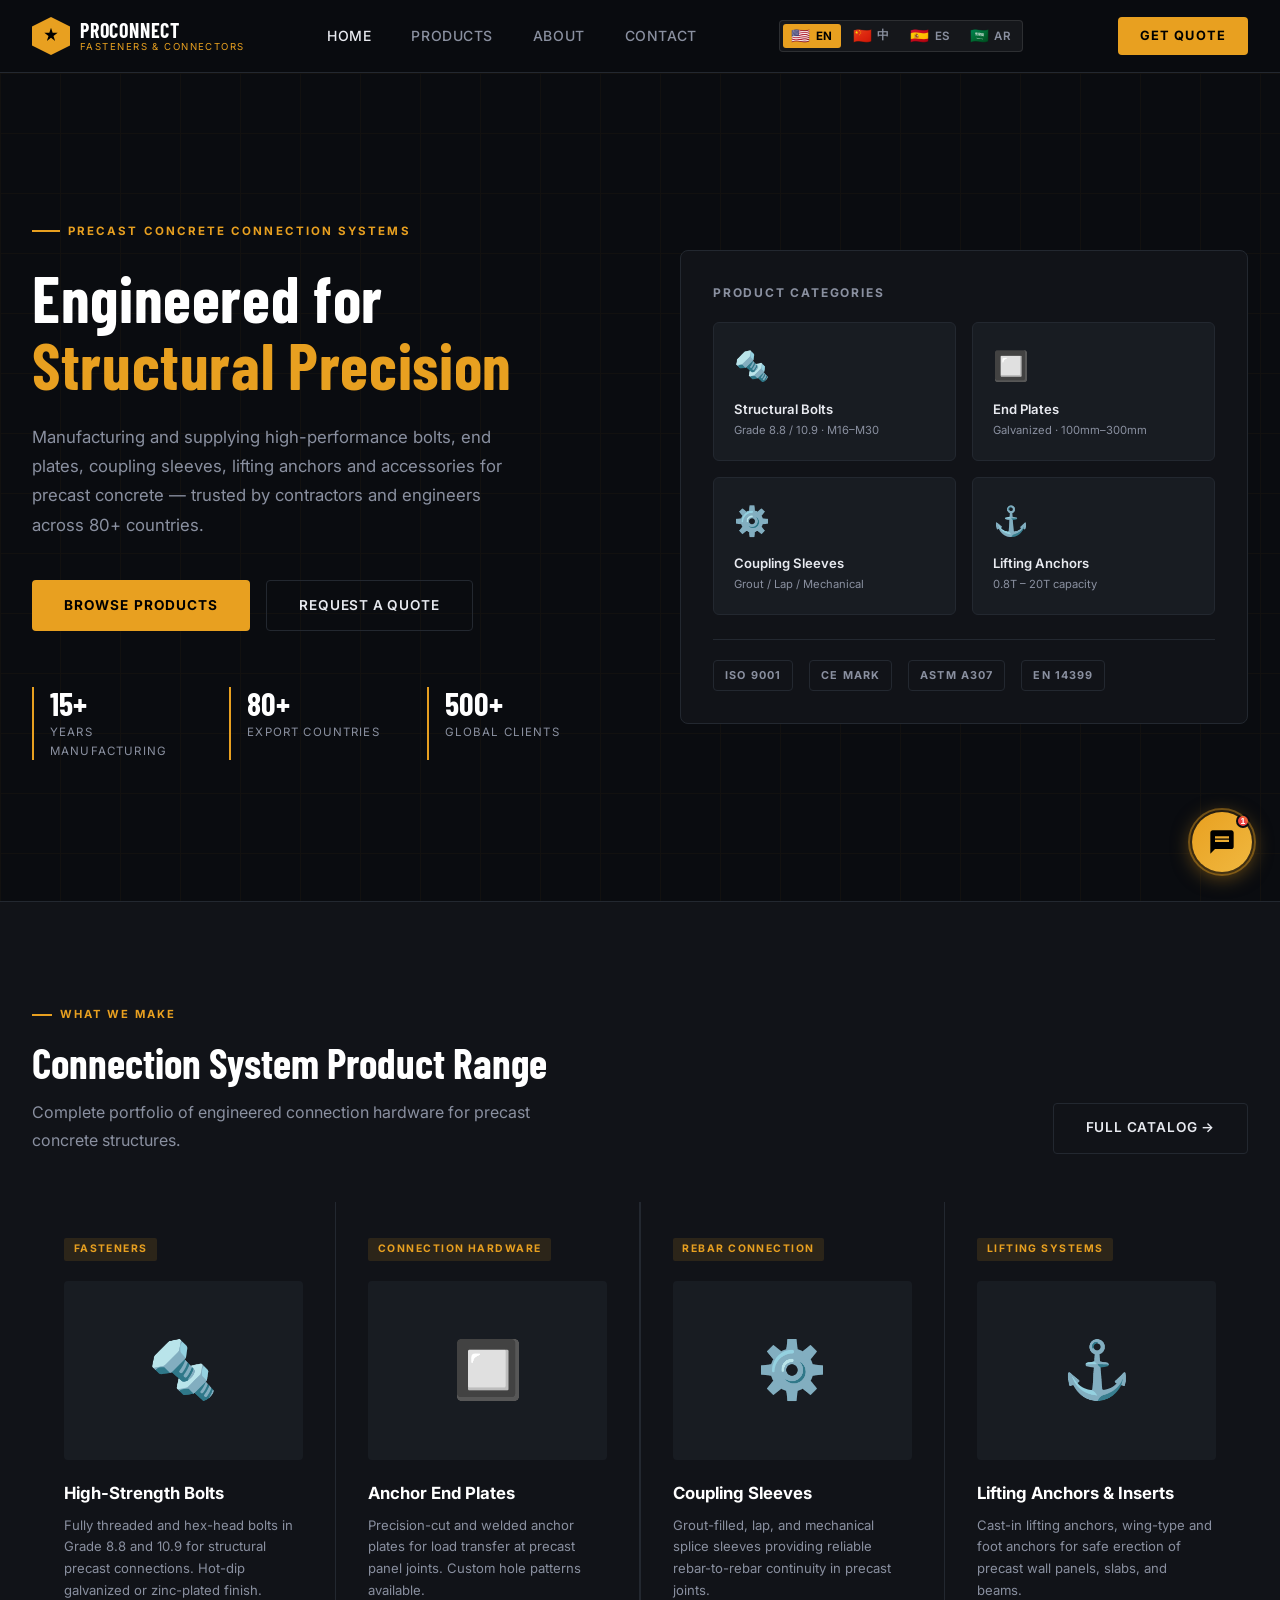
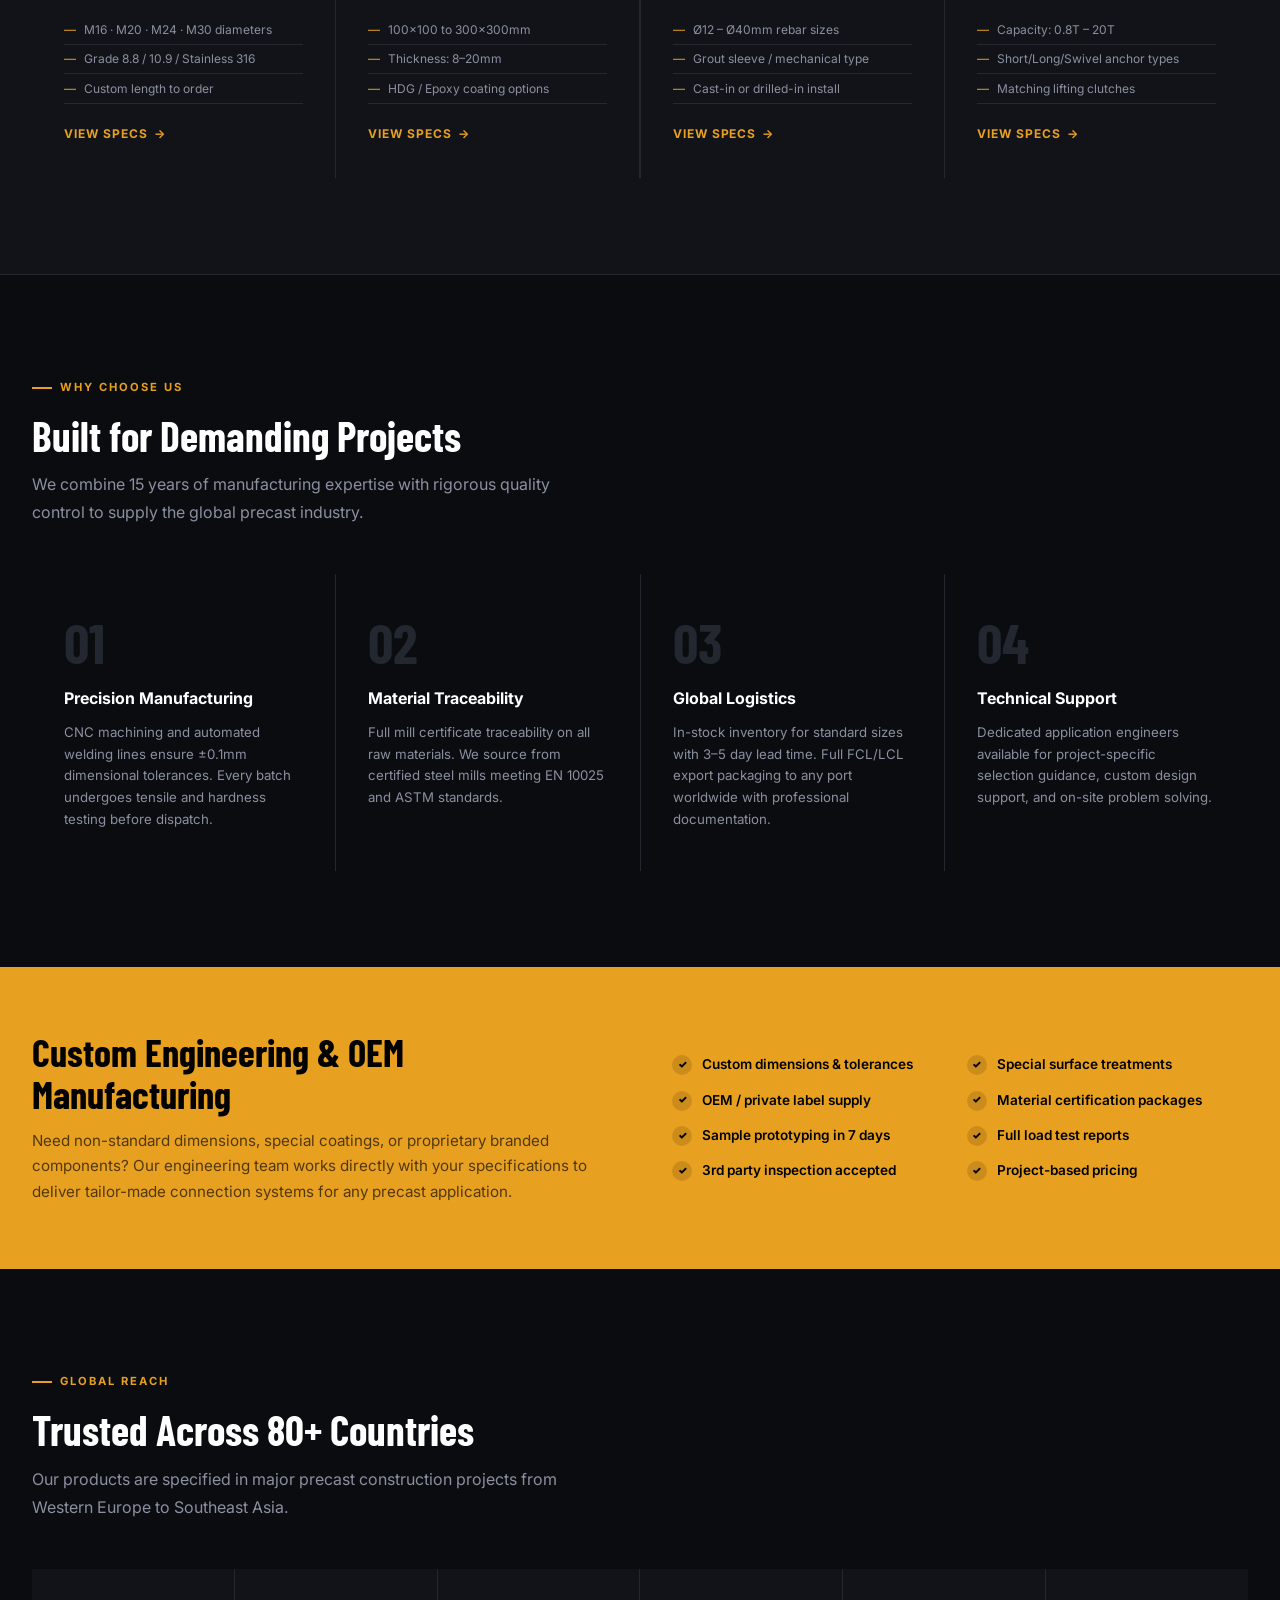
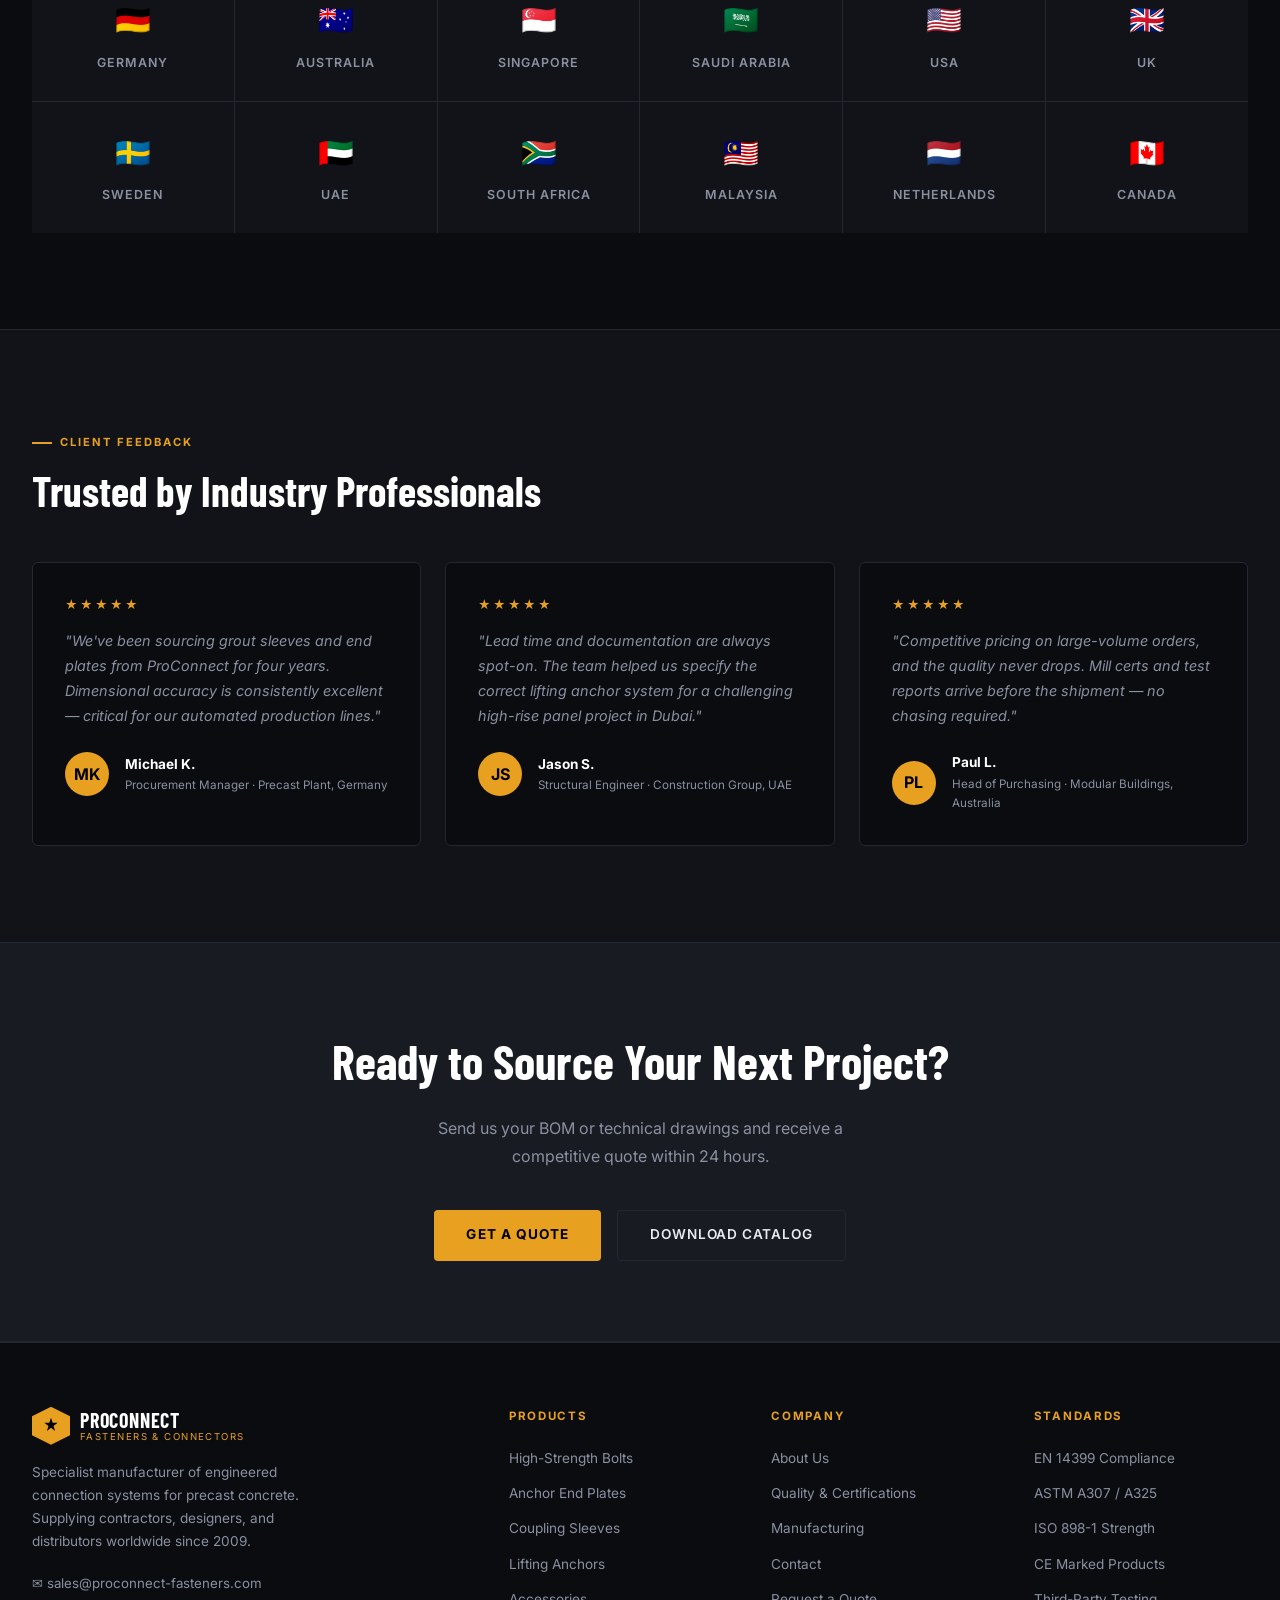
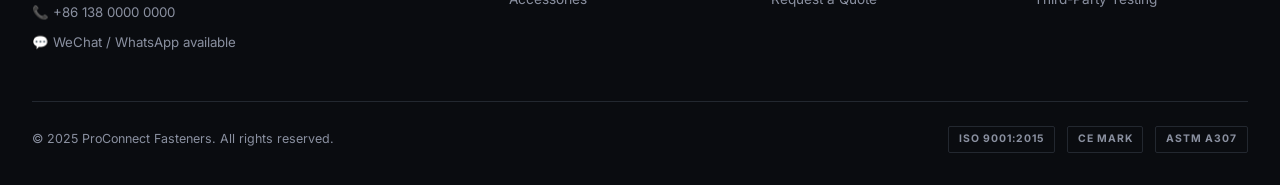
<file: index.html>
<!DOCTYPE html>
<html lang="en">
<head>
  <meta charset="UTF-8" />
  <meta name="viewport" content="width=device-width, initial-scale=1.0" />
  <title>ProConnect Fasteners | Precast Concrete Connection Systems</title>
  <meta name="description" content="Specialist manufacturer of high-performance connection systems for precast concrete — bolts, end plates, sleeves, lifting anchors and accessories. Global B2B supply." />
  <link rel="preconnect" href="https://fonts.googleapis.com" />
  <link rel="preconnect" href="https://fonts.gstatic.com" crossorigin />
  <link href="https://fonts.googleapis.com/css2?family=Inter:wght@300;400;500;600;700;800&family=Barlow+Condensed:wght@600;700&display=swap" rel="stylesheet" />
  <link rel="stylesheet" href="components.css" />
  <style>
    *, *::before, *::after { box-sizing: border-box; margin: 0; padding: 0; }

    :root {
      --clr-bg: #0a0c10;
      --clr-surface: #111318;
      --clr-surface2: #181c22;
      --clr-border: #232830;
      --clr-accent: #e8a020;
      --clr-accent2: #f0b840;
      --clr-text: #e8eaf0;
      --clr-muted: #8a90a0;
      --clr-white: #ffffff;
      --font-body: 'Inter', sans-serif;
      --font-heading: 'Barlow Condensed', sans-serif;
      --max-w: 1280px;
      --radius: 4px;
    }

    html { scroll-behavior: smooth; }
    body { background: var(--clr-bg); color: var(--clr-text); font-family: var(--font-body); line-height: 1.6; }

    /* ─── NAV ──────────────────────────────── */
    .nav {
      position: sticky; top: 0; z-index: 100;
      background: rgba(10,12,16,0.92);
      backdrop-filter: blur(16px);
      border-bottom: 1px solid var(--clr-border);
    }
    .nav-inner {
      max-width: var(--max-w); margin: 0 auto;
      padding: 0 2rem;
      height: 72px;
      display: flex; align-items: center; justify-content: space-between;
    }
    .logo { display: flex; align-items: center; gap: 10px; text-decoration: none; }
    .logo-mark {
      width: 38px; height: 38px; background: var(--clr-accent);
      display: flex; align-items: center; justify-content: center;
      clip-path: polygon(50% 0%, 100% 25%, 100% 75%, 50% 100%, 0% 75%, 0% 25%);
    }
    .logo-mark svg { width: 20px; height: 20px; fill: #000; }
    .logo-text { display: flex; flex-direction: column; line-height: 1; }
    .logo-name { font-family: var(--font-heading); font-size: 1.25rem; font-weight: 700; color: var(--clr-white); letter-spacing: 0.04em; }
    .logo-sub { font-size: 0.6rem; color: var(--clr-accent); letter-spacing: 0.15em; text-transform: uppercase; margin-top: 2px; }
    .nav-links { display: flex; align-items: center; gap: 2.5rem; }
    .nav-links a { color: var(--clr-muted); text-decoration: none; font-size: 0.875rem; font-weight: 500; letter-spacing: 0.04em; text-transform: uppercase; transition: color .2s; }
    .nav-links a:hover, .nav-links a.active { color: var(--clr-text); }
    .nav-cta {
      background: var(--clr-accent); color: #000;
      padding: 0.55rem 1.4rem; font-size: 0.8rem; font-weight: 700;
      letter-spacing: 0.08em; text-transform: uppercase; text-decoration: none;
      border-radius: var(--radius); transition: background .2s;
    }
    .nav-cta:hover { background: var(--clr-accent2); }
    .nav-hamburger { display: none; flex-direction: column; gap: 5px; cursor: pointer; padding: 4px; }
    .nav-hamburger span { display: block; width: 24px; height: 2px; background: var(--clr-text); border-radius: 2px; }

    /* ─── HERO ─────────────────────────────── */
    .hero {
      position: relative; overflow: hidden;
      min-height: 92vh; display: flex; align-items: center;
    }
    .hero-bg-img {
      position: absolute; inset: 0;
      background:
        linear-gradient(to right, rgba(10,12,16,0.97) 40%, rgba(10,12,16,0.5) 100%),
        url('https://images.unsplash.com/photo-1504307651254-35680f356dfd?w=1600&q=80') center/cover no-repeat;
    }
    .hero-grid-overlay {
      position: absolute; inset: 0; opacity: 0.035;
      background-image: linear-gradient(var(--clr-accent) 1px, transparent 1px),
                        linear-gradient(90deg, var(--clr-accent) 1px, transparent 1px);
      background-size: 60px 60px;
    }
    .hero-inner {
      position: relative; z-index: 2;
      max-width: var(--max-w); margin: 0 auto; padding: 5rem 2rem;
      display: grid; grid-template-columns: 1fr 1fr; gap: 5rem; align-items: center;
    }
    .hero-eyebrow {
      display: inline-flex; align-items: center; gap: 8px;
      font-size: 0.72rem; font-weight: 700; letter-spacing: 0.18em; text-transform: uppercase;
      color: var(--clr-accent); margin-bottom: 1.5rem;
    }
    .hero-eyebrow::before { content:''; display:block; width:28px; height:2px; background:var(--clr-accent); }
    .hero h1 {
      font-family: var(--font-heading); font-size: clamp(2.8rem, 5vw, 4.2rem);
      font-weight: 700; line-height: 1.05; letter-spacing: 0.01em;
      color: var(--clr-white); margin-bottom: 1.5rem;
    }
    .hero h1 em { font-style: normal; color: var(--clr-accent); }
    .hero-desc { font-size: 1.05rem; color: var(--clr-muted); max-width: 480px; margin-bottom: 2.5rem; line-height: 1.75; }
    .hero-actions { display: flex; gap: 1rem; flex-wrap: wrap; }
    .btn-primary {
      background: var(--clr-accent); color: #000;
      padding: 0.85rem 2rem; font-size: 0.85rem; font-weight: 700;
      letter-spacing: 0.08em; text-transform: uppercase; text-decoration: none;
      border-radius: var(--radius); transition: background .2s, transform .15s;
      display: inline-flex; align-items: center; gap: 8px;
    }
    .btn-primary:hover { background: var(--clr-accent2); transform: translateY(-1px); }
    .btn-ghost {
      border: 1px solid var(--clr-border); color: var(--clr-text);
      padding: 0.85rem 2rem; font-size: 0.85rem; font-weight: 600;
      letter-spacing: 0.06em; text-transform: uppercase; text-decoration: none;
      border-radius: var(--radius); transition: border-color .2s, color .2s;
      display: inline-flex; align-items: center; gap: 8px;
    }
    .btn-ghost:hover { border-color: var(--clr-accent); color: var(--clr-accent); }
    .hero-stats { display: grid; grid-template-columns: repeat(3,1fr); gap: 1.5rem; margin-top: 3.5rem; }
    .hero-stat { border-left: 2px solid var(--clr-accent); padding-left: 1rem; }
    .hero-stat-num { font-family: var(--font-heading); font-size: 2rem; font-weight: 700; color: var(--clr-white); line-height: 1; }
    .hero-stat-label { font-size: 0.72rem; color: var(--clr-muted); text-transform: uppercase; letter-spacing: 0.1em; margin-top: 4px; }

    /* hero right panel */
    .hero-panel {
      background: var(--clr-surface);
      border: 1px solid var(--clr-border);
      border-radius: 8px; padding: 2rem;
    }
    .hero-panel-title { font-size: 0.75rem; font-weight: 700; letter-spacing: 0.15em; text-transform: uppercase; color: var(--clr-muted); margin-bottom: 1.25rem; }
    .product-thumb-grid { display: grid; grid-template-columns: 1fr 1fr; gap: 1rem; }
    .product-thumb {
      background: var(--clr-surface2); border: 1px solid var(--clr-border);
      border-radius: 6px; padding: 1.25rem; cursor: pointer; text-decoration: none;
      transition: border-color .2s, background .2s;
    }
    .product-thumb:hover { border-color: var(--clr-accent); background: rgba(232,160,32,0.04); }
    .product-thumb-icon { font-size: 1.8rem; margin-bottom: 0.6rem; display: block; }
    .product-thumb-name { font-size: 0.82rem; font-weight: 600; color: var(--clr-text); }
    .product-thumb-spec { font-size: 0.7rem; color: var(--clr-muted); margin-top: 2px; }
    .certifications {
      display: flex; gap: 1rem; margin-top: 1.5rem; padding-top: 1.25rem;
      border-top: 1px solid var(--clr-border); flex-wrap: wrap;
    }
    .cert-badge {
      border: 1px solid var(--clr-border); border-radius: var(--radius);
      padding: 0.35rem 0.7rem; font-size: 0.68rem; font-weight: 700;
      letter-spacing: 0.1em; color: var(--clr-muted); text-transform: uppercase;
    }

    /* ─── SECTION WRAPPER ─────────────────── */
    .section { padding: 6rem 2rem; }
    .section-inner { max-width: var(--max-w); margin: 0 auto; }
    .section-label {
      display: inline-flex; align-items: center; gap: 8px;
      font-size: 0.7rem; font-weight: 700; letter-spacing: 0.18em; text-transform: uppercase;
      color: var(--clr-accent); margin-bottom: 1rem;
    }
    .section-label::before { content:''; display:block; width:20px; height:2px; background:var(--clr-accent); }
    .section-title { font-family: var(--font-heading); font-size: clamp(1.8rem, 3.5vw, 2.6rem); font-weight: 700; color: var(--clr-white); line-height: 1.1; }
    .section-sub { font-size: 1rem; color: var(--clr-muted); margin-top: 0.75rem; max-width: 540px; line-height: 1.75; }

    /* ─── DIVIDER ─────────────────────────── */
    .divider { height: 1px; background: var(--clr-border); }

    /* ─── PRODUCTS PREVIEW ─────────────────── */
    .products-section { background: var(--clr-surface); }
    .products-header { display: flex; justify-content: space-between; align-items: flex-end; margin-bottom: 3rem; }
    .products-grid { display: grid; grid-template-columns: repeat(4, 1fr); gap: 1.5px; background: var(--clr-border); }
    .product-card {
      background: var(--clr-surface); padding: 2rem; text-decoration: none;
      transition: background .25s;
      position: relative; overflow: hidden;
    }
    .product-card::after {
      content: ''; position: absolute; bottom: 0; left: 0; right: 0;
      height: 2px; background: var(--clr-accent); transform: scaleX(0); transform-origin: left;
      transition: transform .3s;
    }
    .product-card:hover { background: var(--clr-surface2); }
    .product-card:hover::after { transform: scaleX(1); }
    .product-card-tag {
      display: inline-block; background: rgba(232,160,32,0.12); color: var(--clr-accent);
      font-size: 0.65rem; font-weight: 700; letter-spacing: 0.14em; text-transform: uppercase;
      padding: 0.2rem 0.6rem; border-radius: 2px; margin-bottom: 1.25rem;
    }
    .product-card-img {
      width: 100%; aspect-ratio: 4/3; object-fit: cover;
      border-radius: 4px; margin-bottom: 1.25rem;
      background: var(--clr-surface2);
      display: flex; align-items: center; justify-content: center;
      font-size: 3.5rem;
    }
    .product-card-name { font-size: 1.05rem; font-weight: 700; color: var(--clr-white); margin-bottom: 0.5rem; }
    .product-card-desc { font-size: 0.82rem; color: var(--clr-muted); line-height: 1.65; }
    .product-card-link {
      display: inline-flex; align-items: center; gap: 6px;
      font-size: 0.75rem; font-weight: 700; letter-spacing: 0.08em; text-transform: uppercase;
      color: var(--clr-accent); margin-top: 1.25rem; transition: gap .2s;
    }
    .product-card:hover .product-card-link { gap: 10px; }
    .product-card-link::after { content: '→'; }
    .product-specs { list-style: none; margin-top: 0.85rem; }
    .product-specs li {
      font-size: 0.75rem; color: var(--clr-muted);
      padding: 0.3rem 0; border-bottom: 1px solid var(--clr-border);
      display: flex; gap: 0.5rem;
    }
    .product-specs li::before { content: '—'; color: var(--clr-accent); flex-shrink: 0; }

    /* ─── PROCESS / WHY US ─────────────────── */
    .process-grid { display: grid; grid-template-columns: repeat(4,1fr); gap: 1px; background: var(--clr-border); margin-top: 3rem; }
    .process-step { background: var(--clr-bg); padding: 2.5rem 2rem; }
    .process-num {
      font-family: var(--font-heading); font-size: 3.5rem; font-weight: 700;
      color: var(--clr-border); line-height: 1; margin-bottom: 1rem; user-select: none;
    }
    .process-title { font-size: 1rem; font-weight: 700; color: var(--clr-white); margin-bottom: 0.6rem; }
    .process-desc { font-size: 0.83rem; color: var(--clr-muted); line-height: 1.65; }

    /* ─── CAPABILITY BAND ─────────────────── */
    .capability-band {
      background: var(--clr-accent); padding: 4rem 2rem;
    }
    .capability-band-inner { max-width: var(--max-w); margin: 0 auto; display: grid; grid-template-columns: 1fr 1fr; gap: 4rem; align-items: center; }
    .capability-band h2 { font-family: var(--font-heading); font-size: clamp(1.8rem, 3vw, 2.5rem); font-weight: 700; color: #000; line-height: 1.1; }
    .capability-band p { color: rgba(0,0,0,0.65); font-size: 0.95rem; margin-top: 0.75rem; line-height: 1.7; }
    .capability-list { list-style: none; display: grid; grid-template-columns: 1fr 1fr; gap: 0.85rem; }
    .capability-list li {
      display: flex; align-items: flex-start; gap: 10px;
      font-size: 0.85rem; font-weight: 600; color: #000;
    }
    .capability-list li::before {
      content: '✓'; flex-shrink: 0; width: 20px; height: 20px;
      background: rgba(0,0,0,0.12); border-radius: 50%;
      display: flex; align-items: center; justify-content: center;
      font-size: 0.65rem; font-weight: 900; margin-top: 1px;
    }

    /* ─── MARKETS ─────────────────────────── */
    .markets-section { background: var(--clr-bg); }
    .markets-grid { display: grid; grid-template-columns: repeat(6,1fr); gap: 1px; background: var(--clr-border); margin-top: 3rem; }
    .market-item {
      background: var(--clr-surface); padding: 1.75rem 1.25rem;
      display: flex; flex-direction: column; align-items: center; text-align: center; gap: 0.6rem;
      transition: background .2s;
    }
    .market-item:hover { background: var(--clr-surface2); }
    .market-flag { font-size: 1.8rem; }
    .market-name { font-size: 0.78rem; font-weight: 600; color: var(--clr-muted); text-transform: uppercase; letter-spacing: 0.08em; }

    /* ─── TESTIMONIALS ─────────────────────── */
    .testimonials-section { background: var(--clr-surface); }
    .testimonials-grid { display: grid; grid-template-columns: repeat(3,1fr); gap: 1.5rem; margin-top: 3rem; }
    .testimonial-card { background: var(--clr-bg); border: 1px solid var(--clr-border); border-radius: 6px; padding: 2rem; }
    .testimonial-quote { font-size: 0.9rem; color: var(--clr-muted); line-height: 1.75; font-style: italic; }
    .testimonial-author { display: flex; align-items: center; gap: 1rem; margin-top: 1.5rem; }
    .testimonial-avatar {
      width: 44px; height: 44px; border-radius: 50%;
      background: var(--clr-accent); display: flex; align-items: center; justify-content: center;
      font-weight: 700; font-size: 1rem; color: #000; flex-shrink: 0;
    }
    .testimonial-name { font-size: 0.85rem; font-weight: 700; color: var(--clr-white); }
    .testimonial-role { font-size: 0.73rem; color: var(--clr-muted); margin-top: 1px; }
    .stars { color: var(--clr-accent); font-size: 0.75rem; margin-bottom: 0.85rem; letter-spacing: 2px; }

    /* ─── CTA BAND ─────────────────────────── */
    .cta-band {
      background: var(--clr-surface2); border-top: 1px solid var(--clr-border);
      border-bottom: 1px solid var(--clr-border); padding: 5rem 2rem;
      text-align: center;
    }
    .cta-band h2 { font-family: var(--font-heading); font-size: clamp(2rem, 4vw, 3rem); font-weight: 700; color: var(--clr-white); }
    .cta-band p { font-size: 1rem; color: var(--clr-muted); max-width: 480px; margin: 1rem auto 2.5rem; line-height: 1.7; }
    .cta-actions { display: flex; gap: 1rem; justify-content: center; flex-wrap: wrap; }

    /* ─── FOOTER ─────────────────────────── */
    .footer { background: var(--clr-bg); padding: 4rem 2rem 2rem; border-top: 1px solid var(--clr-border); }
    .footer-inner { max-width: var(--max-w); margin: 0 auto; }
    .footer-top { display: grid; grid-template-columns: 2fr 1fr 1fr 1fr; gap: 3rem; padding-bottom: 3rem; border-bottom: 1px solid var(--clr-border); }
    .footer-brand p { font-size: 0.85rem; color: var(--clr-muted); margin-top: 1rem; line-height: 1.7; max-width: 280px; }
    .footer-col h4 { font-size: 0.72rem; font-weight: 700; letter-spacing: 0.15em; text-transform: uppercase; color: var(--clr-accent); margin-bottom: 1.25rem; }
    .footer-col ul { list-style: none; }
    .footer-col ul li { margin-bottom: 0.6rem; }
    .footer-col ul a { color: var(--clr-muted); text-decoration: none; font-size: 0.85rem; transition: color .2s; }
    .footer-col ul a:hover { color: var(--clr-text); }
    .footer-bottom {
      display: flex; justify-content: space-between; align-items: center;
      padding-top: 1.5rem; flex-wrap: wrap; gap: 1rem;
    }
    .footer-copy { font-size: 0.78rem; color: var(--clr-muted); }
    .footer-badges { display: flex; gap: 0.75rem; }
    .footer-badge {
      border: 1px solid var(--clr-border); padding: 0.25rem 0.6rem;
      font-size: 0.65rem; font-weight: 700; letter-spacing: 0.1em; color: var(--clr-muted); text-transform: uppercase;
      border-radius: 2px;
    }
    .contact-info { margin-top: 1.25rem; display: flex; flex-direction: column; gap: 0.5rem; }
    .contact-info a { color: var(--clr-muted); text-decoration: none; font-size: 0.83rem; transition: color .2s; }
    .contact-info a:hover { color: var(--clr-accent); }

    /* ─── RESPONSIVE ──────────────────────── */
    @media (max-width: 1024px) {
      .hero-inner { grid-template-columns: 1fr; gap: 3rem; }
      .hero-bg-img { background: linear-gradient(to bottom, rgba(10,12,16,0.97) 60%, rgba(10,12,16,0.85) 100%), url('https://images.unsplash.com/photo-1504307651254-35680f356dfd?w=1200&q=80') center/cover no-repeat; }
      .products-grid { grid-template-columns: 1fr 1fr; }
      .markets-grid { grid-template-columns: repeat(3,1fr); }
      .footer-top { grid-template-columns: 1fr 1fr; }
      .capability-band-inner { grid-template-columns: 1fr; gap: 2rem; }
    }
    @media (max-width: 768px) {
      .nav-links { display: none; }
      .nav-hamburger { display: flex; }
      .hero-stats { grid-template-columns: repeat(3,1fr); }
      .products-grid { grid-template-columns: 1fr; }
      .process-grid { grid-template-columns: 1fr 1fr; }
      .testimonials-grid { grid-template-columns: 1fr; }
      .markets-grid { grid-template-columns: repeat(3,1fr); }
      .footer-top { grid-template-columns: 1fr; gap: 2rem; }
    }

    /* scroll reveal */
    .reveal { opacity: 0; transform: translateY(24px); transition: opacity .6s ease, transform .6s ease; }
    .reveal.visible { opacity: 1; transform: none; }
  </style>
</head>
<body>

<!-- ═══ NAV ═══════════════════════════════════ -->
<nav class="nav">
  <div class="nav-inner">
    <a href="index.html" class="logo">
      <div class="logo-mark">
        <svg viewBox="0 0 24 24"><path d="M12 2l2 6h6l-5 4 2 6-5-4-5 4 2-6-5-4h6z"/></svg>
      </div>
      <div class="logo-text">
        <span class="logo-name">PROCONNECT</span>
        <span class="logo-sub">Fasteners &amp; Connectors</span>
      </div>
    </a>
    <nav class="nav-links">
      <a href="index.html" class="active" data-i18n="nav.home">Home</a>
      <a href="products.html" data-i18n="nav.products">Products</a>
      <a href="about.html" data-i18n="nav.about">About Us</a>
      <a href="contact.html" data-i18n="nav.contact">Contact</a>
    </nav>
    <!-- Language Switcher -->
    <div class="lang-switcher" style="margin-right:12px;">
      <button class="lang-btn active" data-lang="en" onclick="setLang('en')"><span class="lang-flag">🇺🇸</span><span class="lang-label">EN</span></button>
      <button class="lang-btn" data-lang="zh" onclick="setLang('zh')"><span class="lang-flag">🇨🇳</span><span class="lang-label">中</span></button>
      <button class="lang-btn" data-lang="es" onclick="setLang('es')"><span class="lang-flag">🇪🇸</span><span class="lang-label">ES</span></button>
      <button class="lang-btn" data-lang="ar" onclick="setLang('ar')"><span class="lang-flag">🇸🇦</span><span class="lang-label">AR</span></button>
    </div>
    <a href="contact.html" class="nav-cta" data-i18n="nav.getQuote">Request Quote</a>
    <div class="nav-hamburger" onclick="this.closest('nav').querySelector('.nav-links').style.display='flex';this.closest('nav').querySelector('.nav-links').style.flexDirection='column';this.closest('nav').querySelector('.nav-links').style.position='absolute';this.closest('nav').querySelector('.nav-links').style.top='72px';this.closest('nav').querySelector('.nav-links').style.left='0';this.closest('nav').querySelector('.nav-links').style.right='0';this.closest('nav').querySelector('.nav-links').style.background='#111318';this.closest('nav').querySelector('.nav-links').style.padding='2rem';this.closest('nav').querySelector('.nav-links').style.borderTop='1px solid #232830';">
      <span></span><span></span><span></span>
    </div>
  </div>
</nav>

<!-- ═══ HERO ══════════════════════════════════ -->
<section class="hero">
  <div class="hero-bg-img"></div>
  <div class="hero-grid-overlay"></div>
  <div class="hero-inner">
    <div>
      <div class="hero-eyebrow reveal">Precast Concrete Connection Systems</div>
      <h1 class="reveal">Engineered for <em>Structural Precision</em></h1>
      <p class="hero-desc reveal">
        Manufacturing and supplying high-performance bolts, end plates, coupling sleeves,
        lifting anchors and accessories for precast concrete — trusted by contractors
        and engineers across 80+ countries.
      </p>
      <div class="hero-actions reveal">
        <a href="products.html" class="btn-primary">Browse Products</a>
        <a href="contact.html" class="btn-ghost">Request a Quote</a>
      </div>
      <div class="hero-stats reveal">
        <div class="hero-stat">
          <div class="hero-stat-num">15+</div>
          <div class="hero-stat-label">Years Manufacturing</div>
        </div>
        <div class="hero-stat">
          <div class="hero-stat-num">80+</div>
          <div class="hero-stat-label">Export Countries</div>
        </div>
        <div class="hero-stat">
          <div class="hero-stat-num">500+</div>
          <div class="hero-stat-label">Global Clients</div>
        </div>
      </div>
    </div>
    <div class="hero-panel reveal">
      <div class="hero-panel-title">Product Categories</div>
      <div class="product-thumb-grid">
        <a href="products.html#bolts" class="product-thumb">
          <span class="product-thumb-icon">🔩</span>
          <div class="product-thumb-name">Structural Bolts</div>
          <div class="product-thumb-spec">Grade 8.8 / 10.9 · M16–M30</div>
        </a>
        <a href="products.html#endplates" class="product-thumb">
          <span class="product-thumb-icon">🔲</span>
          <div class="product-thumb-name">End Plates</div>
          <div class="product-thumb-spec">Galvanized · 100mm–300mm</div>
        </a>
        <a href="products.html#sleeves" class="product-thumb">
          <span class="product-thumb-icon">⚙️</span>
          <div class="product-thumb-name">Coupling Sleeves</div>
          <div class="product-thumb-spec">Grout / Lap / Mechanical</div>
        </a>
        <a href="products.html#anchors" class="product-thumb">
          <span class="product-thumb-icon">⚓</span>
          <div class="product-thumb-name">Lifting Anchors</div>
          <div class="product-thumb-spec">0.8T – 20T capacity</div>
        </a>
      </div>
      <div class="certifications">
        <span class="cert-badge">ISO 9001</span>
        <span class="cert-badge">CE Mark</span>
        <span class="cert-badge">ASTM A307</span>
        <span class="cert-badge">EN 14399</span>
      </div>
    </div>
  </div>
</section>

<div class="divider"></div>

<!-- ═══ PRODUCTS ══════════════════════════════ -->
<section class="section products-section">
  <div class="section-inner">
    <div class="products-header reveal">
      <div>
        <div class="section-label">What We Make</div>
        <h2 class="section-title">Connection System Product Range</h2>
        <p class="section-sub">Complete portfolio of engineered connection hardware for precast concrete structures.</p>
      </div>
      <a href="products.html" class="btn-ghost">Full Catalog →</a>
    </div>
    <div class="products-grid">
      <a href="products.html#bolts" class="product-card reveal">
        <div class="product-card-tag">Fasteners</div>
        <div class="product-card-img">🔩</div>
        <div class="product-card-name">High-Strength Bolts</div>
        <div class="product-card-desc">Fully threaded and hex-head bolts in Grade 8.8 and 10.9 for structural precast connections. Hot-dip galvanized or zinc-plated finish.</div>
        <ul class="product-specs">
          <li>M16 · M20 · M24 · M30 diameters</li>
          <li>Grade 8.8 / 10.9 / Stainless 316</li>
          <li>Custom length to order</li>
        </ul>
        <span class="product-card-link">View Specs</span>
      </a>
      <a href="products.html#endplates" class="product-card reveal">
        <div class="product-card-tag">Connection Hardware</div>
        <div class="product-card-img">🔲</div>
        <div class="product-card-name">Anchor End Plates</div>
        <div class="product-card-desc">Precision-cut and welded anchor plates for load transfer at precast panel joints. Custom hole patterns available.</div>
        <ul class="product-specs">
          <li>100×100 to 300×300mm</li>
          <li>Thickness: 8–20mm</li>
          <li>HDG / Epoxy coating options</li>
        </ul>
        <span class="product-card-link">View Specs</span>
      </a>
      <a href="products.html#sleeves" class="product-card reveal">
        <div class="product-card-tag">Rebar Connection</div>
        <div class="product-card-img">⚙️</div>
        <div class="product-card-name">Coupling Sleeves</div>
        <div class="product-card-desc">Grout-filled, lap, and mechanical splice sleeves providing reliable rebar-to-rebar continuity in precast joints.</div>
        <ul class="product-specs">
          <li>Ø12 – Ø40mm rebar sizes</li>
          <li>Grout sleeve / mechanical type</li>
          <li>Cast-in or drilled-in install</li>
        </ul>
        <span class="product-card-link">View Specs</span>
      </a>
      <a href="products.html#anchors" class="product-card reveal">
        <div class="product-card-tag">Lifting Systems</div>
        <div class="product-card-img">⚓</div>
        <div class="product-card-name">Lifting Anchors &amp; Inserts</div>
        <div class="product-card-desc">Cast-in lifting anchors, wing-type and foot anchors for safe erection of precast wall panels, slabs, and beams.</div>
        <ul class="product-specs">
          <li>Capacity: 0.8T – 20T</li>
          <li>Short/Long/Swivel anchor types</li>
          <li>Matching lifting clutches</li>
        </ul>
        <span class="product-card-link">View Specs</span>
      </a>
    </div>
  </div>
</section>

<div class="divider"></div>

<!-- ═══ WHY US ════════════════════════════════ -->
<section class="section">
  <div class="section-inner">
    <div class="reveal">
      <div class="section-label">Why Choose Us</div>
      <h2 class="section-title">Built for Demanding Projects</h2>
      <p class="section-sub">We combine 15 years of manufacturing expertise with rigorous quality control to supply the global precast industry.</p>
    </div>
    <div class="process-grid">
      <div class="process-step reveal">
        <div class="process-num">01</div>
        <div class="process-title">Precision Manufacturing</div>
        <div class="process-desc">CNC machining and automated welding lines ensure ±0.1mm dimensional tolerances. Every batch undergoes tensile and hardness testing before dispatch.</div>
      </div>
      <div class="process-step reveal">
        <div class="process-num">02</div>
        <div class="process-title">Material Traceability</div>
        <div class="process-desc">Full mill certificate traceability on all raw materials. We source from certified steel mills meeting EN 10025 and ASTM standards.</div>
      </div>
      <div class="process-step reveal">
        <div class="process-num">03</div>
        <div class="process-title">Global Logistics</div>
        <div class="process-desc">In-stock inventory for standard sizes with 3–5 day lead time. Full FCL/LCL export packaging to any port worldwide with professional documentation.</div>
      </div>
      <div class="process-step reveal">
        <div class="process-num">04</div>
        <div class="process-title">Technical Support</div>
        <div class="process-desc">Dedicated application engineers available for project-specific selection guidance, custom design support, and on-site problem solving.</div>
      </div>
    </div>
  </div>
</section>

<!-- ═══ CAPABILITY BAND ════════════════════════ -->
<div class="capability-band">
  <div class="capability-band-inner">
    <div class="reveal">
      <h2>Custom Engineering & OEM Manufacturing</h2>
      <p>Need non-standard dimensions, special coatings, or proprietary branded components? Our engineering team works directly with your specifications to deliver tailor-made connection systems for any precast application.</p>
    </div>
    <ul class="capability-list reveal">
      <li>Custom dimensions & tolerances</li>
      <li>Special surface treatments</li>
      <li>OEM / private label supply</li>
      <li>Material certification packages</li>
      <li>Sample prototyping in 7 days</li>
      <li>Full load test reports</li>
      <li>3rd party inspection accepted</li>
      <li>Project-based pricing</li>
    </ul>
  </div>
</div>

<!-- ═══ MARKETS ═══════════════════════════════ -->
<section class="section markets-section">
  <div class="section-inner">
    <div class="reveal">
      <div class="section-label">Global Reach</div>
      <h2 class="section-title">Trusted Across 80+ Countries</h2>
      <p class="section-sub">Our products are specified in major precast construction projects from Western Europe to Southeast Asia.</p>
    </div>
    <div class="markets-grid reveal">
      <div class="market-item"><span class="market-flag">🇩🇪</span><span class="market-name">Germany</span></div>
      <div class="market-item"><span class="market-flag">🇦🇺</span><span class="market-name">Australia</span></div>
      <div class="market-item"><span class="market-flag">🇸🇬</span><span class="market-name">Singapore</span></div>
      <div class="market-item"><span class="market-flag">🇸🇦</span><span class="market-name">Saudi Arabia</span></div>
      <div class="market-item"><span class="market-flag">🇺🇸</span><span class="market-name">USA</span></div>
      <div class="market-item"><span class="market-flag">🇬🇧</span><span class="market-name">UK</span></div>
      <div class="market-item"><span class="market-flag">🇸🇪</span><span class="market-name">Sweden</span></div>
      <div class="market-item"><span class="market-flag">🇦🇪</span><span class="market-name">UAE</span></div>
      <div class="market-item"><span class="market-flag">🇿🇦</span><span class="market-name">South Africa</span></div>
      <div class="market-item"><span class="market-flag">🇲🇾</span><span class="market-name">Malaysia</span></div>
      <div class="market-item"><span class="market-flag">🇳🇱</span><span class="market-name">Netherlands</span></div>
      <div class="market-item"><span class="market-flag">🇨🇦</span><span class="market-name">Canada</span></div>
    </div>
  </div>
</section>

<div class="divider"></div>

<!-- ═══ TESTIMONIALS ══════════════════════════ -->
<section class="section testimonials-section">
  <div class="section-inner">
    <div class="reveal">
      <div class="section-label">Client Feedback</div>
      <h2 class="section-title">Trusted by Industry Professionals</h2>
    </div>
    <div class="testimonials-grid">
      <div class="testimonial-card reveal">
        <div class="stars">★★★★★</div>
        <p class="testimonial-quote">"We've been sourcing grout sleeves and end plates from ProConnect for four years. Dimensional accuracy is consistently excellent — critical for our automated production lines."</p>
        <div class="testimonial-author">
          <div class="testimonial-avatar">MK</div>
          <div>
            <div class="testimonial-name">Michael K.</div>
            <div class="testimonial-role">Procurement Manager · Precast Plant, Germany</div>
          </div>
        </div>
      </div>
      <div class="testimonial-card reveal">
        <div class="stars">★★★★★</div>
        <p class="testimonial-quote">"Lead time and documentation are always spot-on. The team helped us specify the correct lifting anchor system for a challenging high-rise panel project in Dubai."</p>
        <div class="testimonial-author">
          <div class="testimonial-avatar">JS</div>
          <div>
            <div class="testimonial-name">Jason S.</div>
            <div class="testimonial-role">Structural Engineer · Construction Group, UAE</div>
          </div>
        </div>
      </div>
      <div class="testimonial-card reveal">
        <div class="stars">★★★★★</div>
        <p class="testimonial-quote">"Competitive pricing on large-volume orders, and the quality never drops. Mill certs and test reports arrive before the shipment — no chasing required."</p>
        <div class="testimonial-author">
          <div class="testimonial-avatar">PL</div>
          <div>
            <div class="testimonial-name">Paul L.</div>
            <div class="testimonial-role">Head of Purchasing · Modular Buildings, Australia</div>
          </div>
        </div>
      </div>
    </div>
  </div>
</section>

<!-- ═══ CTA ════════════════════════════════════ -->
<div class="cta-band">
  <h2 class="reveal">Ready to Source Your Next Project?</h2>
  <p class="reveal">Send us your BOM or technical drawings and receive a competitive quote within 24 hours.</p>
  <div class="cta-actions reveal">
    <a href="contact.html" class="btn-primary">Get a Quote</a>
    <a href="products.html" class="btn-ghost">Download Catalog</a>
  </div>
</div>

<!-- ═══ FOOTER ════════════════════════════════ -->
<footer class="footer">
  <div class="footer-inner">
    <div class="footer-top">
      <div class="footer-brand">
        <a href="index.html" class="logo">
          <div class="logo-mark">
            <svg viewBox="0 0 24 24"><path d="M12 2l2 6h6l-5 4 2 6-5-4-5 4 2-6-5-4h6z"/></svg>
          </div>
          <div class="logo-text">
            <span class="logo-name">PROCONNECT</span>
            <span class="logo-sub">Fasteners &amp; Connectors</span>
          </div>
        </a>
        <p>Specialist manufacturer of engineered connection systems for precast concrete. Supplying contractors, designers, and distributors worldwide since 2009.</p>
        <div class="contact-info">
          <a href="mailto:sales@proconnect-fasteners.com">✉ sales@proconnect-fasteners.com</a>
          <a href="tel:+8613800000000">📞 +86 138 0000 0000</a>
          <span style="color:var(--clr-muted);font-size:.83rem;">💬 WeChat / WhatsApp available</span>
        </div>
      </div>
      <div class="footer-col">
        <h4>Products</h4>
        <ul>
          <li><a href="products.html#bolts">High-Strength Bolts</a></li>
          <li><a href="products.html#endplates">Anchor End Plates</a></li>
          <li><a href="products.html#sleeves">Coupling Sleeves</a></li>
          <li><a href="products.html#anchors">Lifting Anchors</a></li>
          <li><a href="products.html#accessories">Accessories</a></li>
        </ul>
      </div>
      <div class="footer-col">
        <h4>Company</h4>
        <ul>
          <li><a href="about.html">About Us</a></li>
          <li><a href="about.html#quality">Quality & Certifications</a></li>
          <li><a href="about.html#factory">Manufacturing</a></li>
          <li><a href="contact.html">Contact</a></li>
          <li><a href="contact.html#rfq">Request a Quote</a></li>
        </ul>
      </div>
      <div class="footer-col">
        <h4>Standards</h4>
        <ul>
          <li><a href="#">EN 14399 Compliance</a></li>
          <li><a href="#">ASTM A307 / A325</a></li>
          <li><a href="#">ISO 898-1 Strength</a></li>
          <li><a href="#">CE Marked Products</a></li>
          <li><a href="#">Third-Party Testing</a></li>
        </ul>
      </div>
    </div>
    <div class="footer-bottom">
      <div class="footer-copy">© 2025 ProConnect Fasteners. All rights reserved.</div>
      <div class="footer-badges">
        <span class="footer-badge">ISO 9001:2015</span>
        <span class="footer-badge">CE Mark</span>
        <span class="footer-badge">ASTM A307</span>
      </div>
    </div>
  </div>
</footer>

<script>
  // Scroll reveal
  const reveals = document.querySelectorAll('.reveal');
  const io = new IntersectionObserver((entries) => {
    entries.forEach(e => { if (e.isIntersecting) { e.target.classList.add('visible'); io.unobserve(e.target); } });
  }, { threshold: 0.08, rootMargin: '0px 0px -40px 0px' });
  reveals.forEach(el => io.observe(el));
</script>

<!-- ═══ AI CHAT WIDGET ═══════════════════════════════════ -->
<button id="chat-fab" onclick="toggleChat()" title="AI Sales Assistant">
  <span class="chat-notif-dot">1</span>
  <svg class="chat-fab-open" viewBox="0 0 24 24"><path d="M20 2H4c-1.1 0-2 .9-2 2v18l4-4h14c1.1 0 2-.9 2-2V4c0-1.1-.9-2-2-2zm-2 10H6V10h12v2zm0-3H6V7h12v2z"/></svg>
  <svg class="chat-fab-close" viewBox="0 0 24 24"><path d="M19 6.41L17.59 5 12 10.59 6.41 5 5 6.41 10.59 12 5 17.59 6.41 19 12 13.41 17.59 19 19 17.59 13.41 12z"/></svg>
</button>

<div id="chat-window">
  <div class="chat-header">
    <div class="chat-avatar">🤖</div>
    <div class="chat-header-info">
      <div class="chat-header-title" data-i18n="chat.title">AI Sales Assistant</div>
      <div class="chat-header-status" data-i18n="chat.subtitle">Online · Replies in seconds</div>
    </div>
    <button class="chat-close-btn" onclick="toggleChat()">✕</button>
  </div>

  <div class="chat-topics">
    <span class="chat-topic-pill" onclick="quickAsk(this)">Product Specs</span>
    <span class="chat-topic-pill" onclick="quickAsk(this)">Pricing & MOQ</span>
    <span class="chat-topic-pill" onclick="quickAsk(this)">Lead Time</span>
    <span class="chat-topic-pill" onclick="quickAsk(this)">OEM / Custom</span>
    <span class="chat-topic-pill" onclick="quickAsk(this)">Certifications</span>
  </div>

  <div id="chat-messages">
    <div id="chat-welcome" class="chat-msg chat-msg-bot">
      <div class="chat-bubble"></div>
    </div>
  </div>

  <div class="chat-input-bar">
    <textarea id="chat-input" rows="1" data-i18n="chat.placeholder" placeholder="Ask about products, pricing, MOQ..." onkeydown="if(event.key==='Enter'&&!event.shiftKey){event.preventDefault();sendChatMessage();}"></textarea>
    <button id="chat-send-btn" onclick="sendChatMessage()">
      <svg viewBox="0 0 24 24"><path d="M2.01 21L23 12 2.01 3 2 10l15 2-15 2z"/></svg>
    </button>
  </div>
  <div class="chat-footer-bar">Powered by ProConnect AI · Available 24/7</div>
</div>

<script src="i18n.js"></script>
<script>
  // Init language
  initLang();
  // Render welcome message
  document.querySelector('#chat-welcome .chat-bubble').innerHTML = formatChatMsg(I18N[currentLang].chat.welcome);

  // Chat toggle
  function toggleChat() {
    const fab = document.getElementById('chat-fab');
    const win = document.getElementById('chat-window');
    fab.classList.toggle('open');
    win.classList.toggle('open');
    // Remove notif dot when opened
    const dot = fab.querySelector('.chat-notif-dot');
    if (dot) dot.remove();
  }

  // Quick topic questions
  const quickTopics = {
    'Product Specs': 'What products do you offer?',
    'Pricing & MOQ': 'What are your prices and MOQ?',
    'Lead Time': 'What is your lead time?',
    'OEM / Custom': 'Do you offer OEM or custom products?',
    'Certifications': 'What certifications do you have?'
  };

  function quickAsk(el) {
    const text = el.textContent.trim();
    const msg = quickTopics[text] || text;
    document.getElementById('chat-input').value = msg;
    sendChatMessage();
  }
</script>
</body>
</html>
</file>
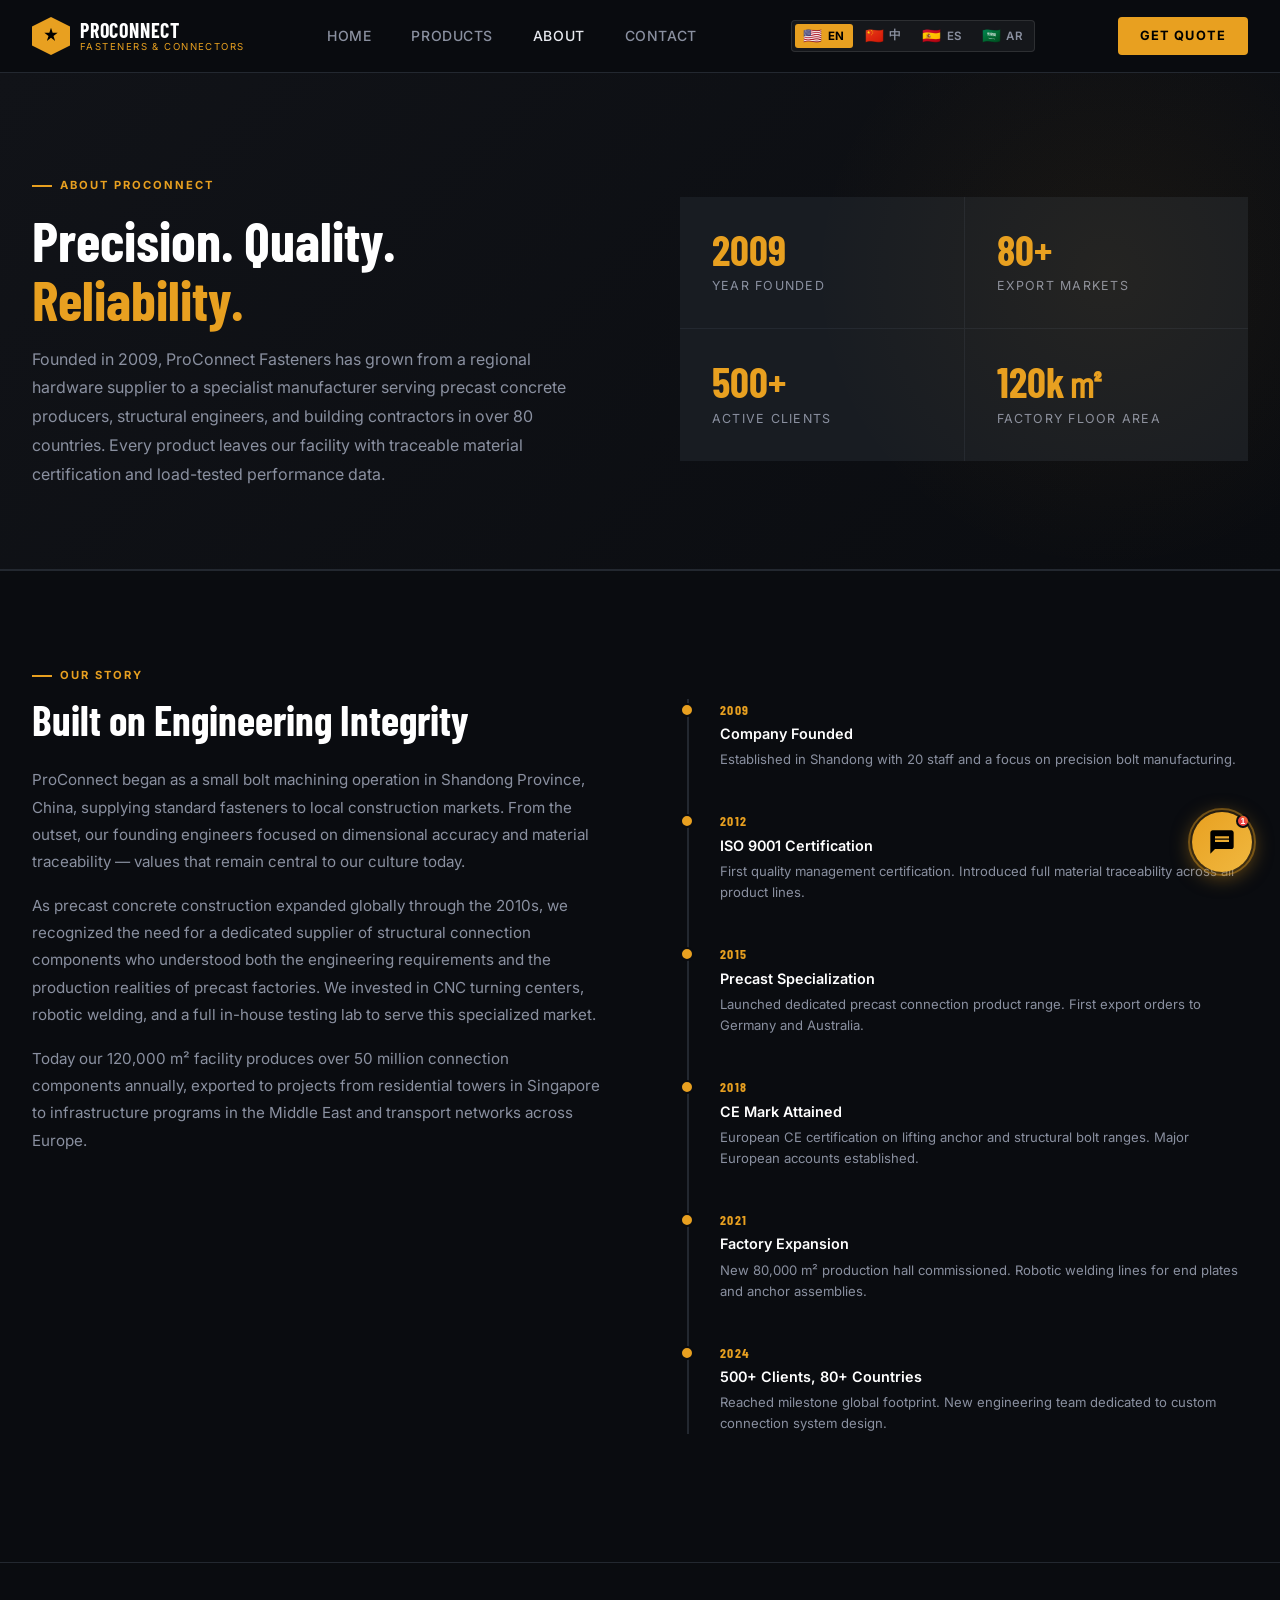
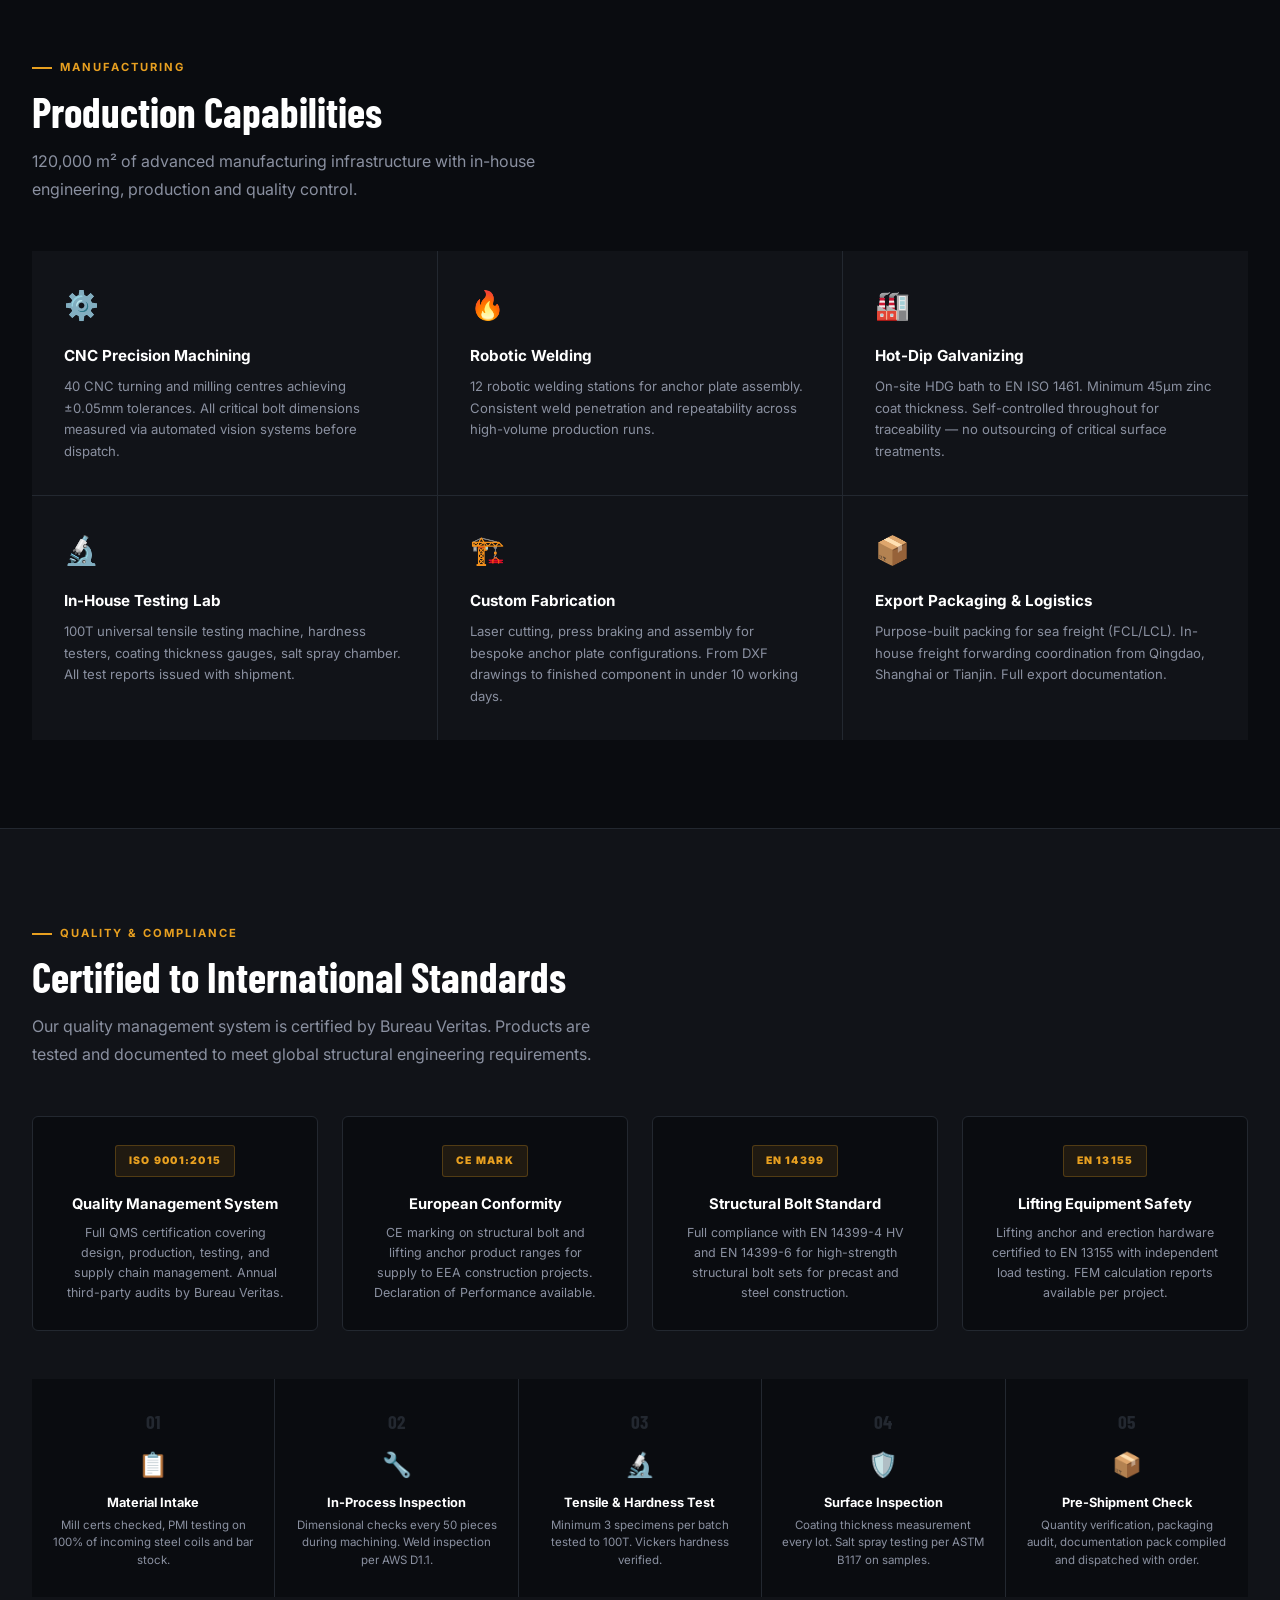
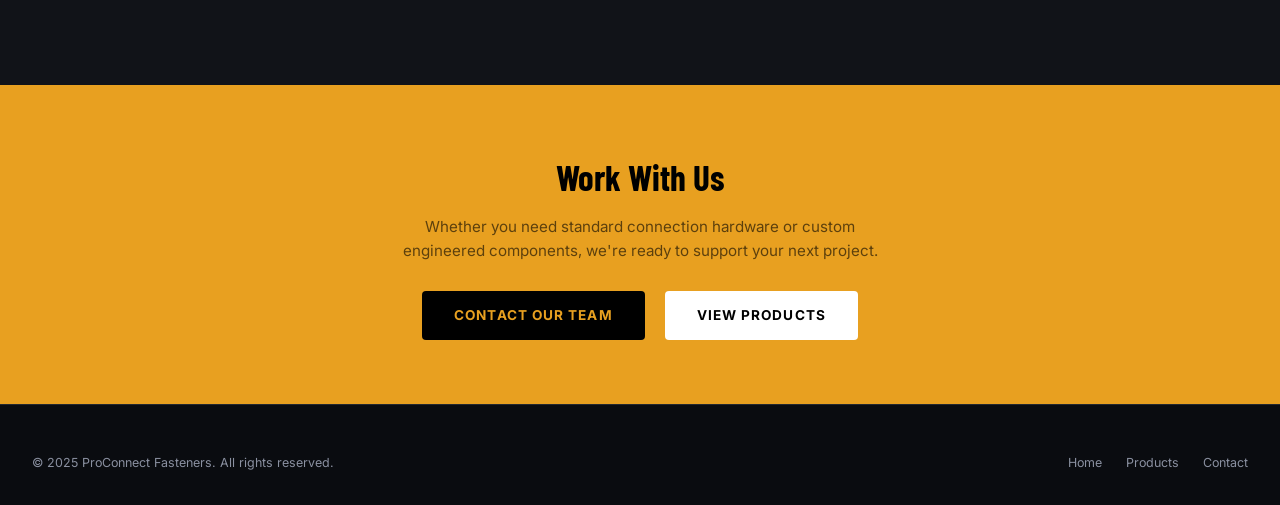
<file: about.html>
<!DOCTYPE html>
<html lang="en">
<head>
  <meta charset="UTF-8" />
  <meta name="viewport" content="width=device-width, initial-scale=1.0" />
  <title>About Us | ProConnect Fasteners</title>
  <meta name="description" content="15 years manufacturing precast concrete connection systems. ISO 9001 certified factory. Learn about our capabilities, quality systems and global track record." />
  <link rel="preconnect" href="https://fonts.googleapis.com" />
  <link rel="preconnect" href="https://fonts.gstatic.com" crossorigin />
  <link href="https://fonts.googleapis.com/css2?family=Inter:wght@300;400;500;600;700;800&family=Barlow+Condensed:wght@600;700&display=swap" rel="stylesheet" />
  <link rel="stylesheet" href="components.css" />
  <style>
    *, *::before, *::after { box-sizing: border-box; margin: 0; padding: 0; }
    :root {
      --clr-bg: #0a0c10; --clr-surface: #111318; --clr-surface2: #181c22;
      --clr-border: #232830; --clr-accent: #e8a020; --clr-accent2: #f0b840;
      --clr-text: #e8eaf0; --clr-muted: #8a90a0; --clr-white: #ffffff;
      --font-body: 'Inter', sans-serif; --font-heading: 'Barlow Condensed', sans-serif;
      --max-w: 1280px; --radius: 4px;
    }
    html { scroll-behavior: smooth; }
    body { background: var(--clr-bg); color: var(--clr-text); font-family: var(--font-body); line-height: 1.6; }

    .nav { position: sticky; top: 0; z-index: 100; background: rgba(10,12,16,0.92); backdrop-filter: blur(16px); border-bottom: 1px solid var(--clr-border); }
    .nav-inner { max-width: var(--max-w); margin: 0 auto; padding: 0 2rem; height: 72px; display: flex; align-items: center; justify-content: space-between; }
    .logo { display: flex; align-items: center; gap: 10px; text-decoration: none; }
    .logo-mark { width: 38px; height: 38px; background: var(--clr-accent); display: flex; align-items: center; justify-content: center; clip-path: polygon(50% 0%, 100% 25%, 100% 75%, 50% 100%, 0% 75%, 0% 25%); }
    .logo-mark svg { width: 20px; height: 20px; fill: #000; }
    .logo-text { display: flex; flex-direction: column; line-height: 1; }
    .logo-name { font-family: var(--font-heading); font-size: 1.25rem; font-weight: 700; color: var(--clr-white); letter-spacing: 0.04em; }
    .logo-sub { font-size: 0.6rem; color: var(--clr-accent); letter-spacing: 0.15em; text-transform: uppercase; margin-top: 2px; }
    .nav-links { display: flex; align-items: center; gap: 2.5rem; }
    .nav-links a { color: var(--clr-muted); text-decoration: none; font-size: 0.875rem; font-weight: 500; letter-spacing: 0.04em; text-transform: uppercase; transition: color .2s; }
    .nav-links a:hover, .nav-links a.active { color: var(--clr-text); }
    .nav-cta { background: var(--clr-accent); color: #000; padding: 0.55rem 1.4rem; font-size: 0.8rem; font-weight: 700; letter-spacing: 0.08em; text-transform: uppercase; text-decoration: none; border-radius: var(--radius); transition: background .2s; }
    .nav-cta:hover { background: var(--clr-accent2); }

    /* Hero */
    .page-hero {
      position: relative; overflow: hidden;
      padding: 6rem 2rem 5rem;
      background: linear-gradient(135deg, var(--clr-surface) 0%, var(--clr-bg) 100%);
      border-bottom: 1px solid var(--clr-border);
    }
    .page-hero::before {
      content: ''; position: absolute; right: -10%; top: -20%;
      width: 600px; height: 600px; border-radius: 50%;
      background: radial-gradient(circle, rgba(232,160,32,0.06) 0%, transparent 70%);
      pointer-events: none;
    }
    .page-hero-inner { max-width: var(--max-w); margin: 0 auto; display: grid; grid-template-columns: 1fr 1fr; gap: 5rem; align-items: center; }
    .page-label { display: inline-flex; align-items: center; gap: 8px; font-size: 0.7rem; font-weight: 700; letter-spacing: 0.18em; text-transform: uppercase; color: var(--clr-accent); margin-bottom: 1rem; }
    .page-label::before { content:''; display:block; width:20px; height:2px; background:var(--clr-accent); }
    .page-hero h1 { font-family: var(--font-heading); font-size: clamp(2.2rem, 4.5vw, 3.5rem); font-weight: 700; color: var(--clr-white); line-height: 1.05; }
    .page-hero p { font-size: 1rem; color: var(--clr-muted); margin-top: 1rem; line-height: 1.8; }
    .metrics-grid { display: grid; grid-template-columns: 1fr 1fr; gap: 1px; background: var(--clr-border); }
    .metric { background: var(--clr-surface2); padding: 2rem; }
    .metric-num { font-family: var(--font-heading); font-size: 2.6rem; font-weight: 700; color: var(--clr-accent); line-height: 1; }
    .metric-label { font-size: 0.78rem; color: var(--clr-muted); text-transform: uppercase; letter-spacing: 0.1em; margin-top: 6px; }

    /* Sections */
    .section { padding: 5.5rem 2rem; }
    .section-inner { max-width: var(--max-w); margin: 0 auto; }
    .section-label { display: inline-flex; align-items: center; gap: 8px; font-size: 0.7rem; font-weight: 700; letter-spacing: 0.18em; text-transform: uppercase; color: var(--clr-accent); margin-bottom: 0.75rem; }
    .section-label::before { content:''; display:block; width:20px; height:2px; background:var(--clr-accent); }
    .section-title { font-family: var(--font-heading); font-size: clamp(1.8rem, 3.5vw, 2.6rem); font-weight: 700; color: var(--clr-white); line-height: 1.1; }
    .section-sub { font-size: 1rem; color: var(--clr-muted); max-width: 560px; margin-top: 0.75rem; line-height: 1.75; }
    .divider { height: 1px; background: var(--clr-border); }

    /* Two-col text + image */
    .two-col { display: grid; grid-template-columns: 1fr 1fr; gap: 5rem; align-items: start; }
    .body-text p { font-size: 0.95rem; color: var(--clr-muted); line-height: 1.8; margin-bottom: 1rem; }
    .body-text p:last-child { margin-bottom: 0; }

    /* Timeline */
    .timeline { position: relative; padding-left: 2.5rem; margin-top: 2.5rem; }
    .timeline::before { content:''; position: absolute; left: 7px; top: 0; bottom: 0; width: 2px; background: var(--clr-border); }
    .timeline-item { position: relative; margin-bottom: 2.5rem; }
    .timeline-item::before { content:''; position: absolute; left: -2.5rem; top: 4px; width: 14px; height: 14px; border-radius: 50%; background: var(--clr-accent); border: 2px solid var(--clr-bg); }
    .timeline-year { font-family: var(--font-heading); font-size: 0.85rem; font-weight: 700; color: var(--clr-accent); letter-spacing: 0.1em; }
    .timeline-event { font-size: 0.9rem; font-weight: 600; color: var(--clr-white); margin-top: 2px; }
    .timeline-detail { font-size: 0.82rem; color: var(--clr-muted); margin-top: 4px; line-height: 1.6; }

    /* Factory capabilities */
    .capabilities-grid { display: grid; grid-template-columns: repeat(3,1fr); gap: 1px; background: var(--clr-border); margin-top: 3rem; }
    .cap-item { background: var(--clr-surface); padding: 2rem; }
    .cap-icon { font-size: 1.75rem; margin-bottom: 1rem; display: block; }
    .cap-title { font-size: 0.95rem; font-weight: 700; color: var(--clr-white); margin-bottom: 0.5rem; }
    .cap-desc { font-size: 0.82rem; color: var(--clr-muted); line-height: 1.65; }

    /* Quality section */
    .quality-section { background: var(--clr-surface); }
    .cert-grid { display: grid; grid-template-columns: repeat(4,1fr); gap: 1.5rem; margin-top: 3rem; }
    .cert-card { background: var(--clr-bg); border: 1px solid var(--clr-border); border-radius: 6px; padding: 1.75rem; text-align: center; }
    .cert-badge-big { font-size: 0.65rem; font-weight: 900; letter-spacing: 0.12em; color: var(--clr-accent); text-transform: uppercase; background: rgba(232,160,32,0.1); border: 1px solid rgba(232,160,32,0.25); padding: 0.4rem 0.8rem; border-radius: 3px; display: inline-block; margin-bottom: 1rem; }
    .cert-title { font-size: 0.92rem; font-weight: 700; color: var(--clr-white); margin-bottom: 0.4rem; }
    .cert-desc { font-size: 0.78rem; color: var(--clr-muted); line-height: 1.6; }

    /* QC process */
    .qc-steps { display: grid; grid-template-columns: repeat(5,1fr); gap: 1px; background: var(--clr-border); margin-top: 3rem; }
    .qc-step { background: var(--clr-bg); padding: 1.75rem 1.25rem; text-align: center; position: relative; }
    .qc-num { font-family: var(--font-heading); font-size: 1.2rem; font-weight: 700; color: var(--clr-border); }
    .qc-icon { font-size: 1.5rem; margin: 0.5rem 0; display: block; }
    .qc-title { font-size: 0.8rem; font-weight: 700; color: var(--clr-white); }
    .qc-desc { font-size: 0.72rem; color: var(--clr-muted); margin-top: 4px; line-height: 1.5; }

    /* Team */
    .team-grid { display: grid; grid-template-columns: repeat(3,1fr); gap: 2rem; margin-top: 3rem; }
    .team-card { background: var(--clr-surface); border: 1px solid var(--clr-border); border-radius: 6px; overflow: hidden; }
    .team-avatar { height: 200px; background: linear-gradient(135deg, var(--clr-surface2), var(--clr-border)); display: flex; align-items: center; justify-content: center; font-size: 4rem; }
    .team-info { padding: 1.5rem; }
    .team-name { font-size: 1rem; font-weight: 700; color: var(--clr-white); }
    .team-role { font-size: 0.72rem; color: var(--clr-accent); text-transform: uppercase; letter-spacing: 0.1em; margin-top: 2px; }
    .team-bio { font-size: 0.82rem; color: var(--clr-muted); margin-top: 0.75rem; line-height: 1.65; }

    /* CTA */
    .cta-band { background: var(--clr-accent); padding: 4rem 2rem; text-align: center; }
    .cta-band h2 { font-family: var(--font-heading); font-size: 2.2rem; font-weight: 700; color: #000; }
    .cta-band p { color: rgba(0,0,0,.6); font-size: 0.95rem; margin: 0.6rem auto 1.75rem; max-width: 480px; }
    .btn-dark { background: #000; color: var(--clr-accent); padding: 0.85rem 2rem; font-size: 0.85rem; font-weight: 700; letter-spacing: 0.08em; text-transform: uppercase; text-decoration: none; border-radius: var(--radius); display: inline-block; transition: background .2s; }
    .btn-dark:hover { background: #1a1a1a; }
    .btn-white { background: white; color: #000; padding: 0.85rem 2rem; font-size: 0.85rem; font-weight: 700; letter-spacing: 0.08em; text-transform: uppercase; text-decoration: none; border-radius: var(--radius); display: inline-block; margin-left: 1rem; transition: opacity .2s; }
    .btn-white:hover { opacity: 0.85; }

    .footer { background: var(--clr-bg); padding: 3rem 2rem 2rem; border-top: 1px solid var(--clr-border); }
    .footer-inner { max-width: var(--max-w); margin: 0 auto; display: flex; justify-content: space-between; align-items: center; flex-wrap: wrap; gap: 1rem; }
    .footer-copy { font-size: 0.78rem; color: var(--clr-muted); }
    .footer-nav { display: flex; gap: 1.5rem; }
    .footer-nav a { font-size: 0.78rem; color: var(--clr-muted); text-decoration: none; transition: color .2s; }
    .footer-nav a:hover { color: var(--clr-text); }

    @media (max-width: 1024px) { .two-col { grid-template-columns: 1fr; gap: 2.5rem; } .page-hero-inner { grid-template-columns: 1fr; gap: 3rem; } .cert-grid { grid-template-columns: 1fr 1fr; } .capabilities-grid { grid-template-columns: 1fr 1fr; } .qc-steps { grid-template-columns: repeat(3,1fr); } .team-grid { grid-template-columns: 1fr 1fr; } }
    @media (max-width: 768px) { .nav-links { display: none; } .metrics-grid { grid-template-columns: 1fr 1fr; } .cert-grid { grid-template-columns: 1fr; } .qc-steps { grid-template-columns: 1fr 1fr; } .team-grid { grid-template-columns: 1fr; } }

    .reveal { opacity: 0; transform: translateY(20px); transition: opacity .55s ease, transform .55s ease; }
    .reveal.visible { opacity: 1; transform: none; }
  </style>
</head>
<body>

<nav class="nav">
  <div class="nav-inner">
    <a href="index.html" class="logo">
      <div class="logo-mark"><svg viewBox="0 0 24 24"><path d="M12 2l2 6h6l-5 4 2 6-5-4-5 4 2-6-5-4h6z"/></svg></div>
      <div class="logo-text"><span class="logo-name">PROCONNECT</span><span class="logo-sub">Fasteners &amp; Connectors</span></div>
    </a>
    <nav class="nav-links">
      <a href="index.html" data-i18n="nav.home">Home</a>
      <a href="products.html" data-i18n="nav.products">Products</a>
      <a href="about.html" class="active" data-i18n="nav.about">About Us</a>
      <a href="contact.html" data-i18n="nav.contact">Contact</a>
    </nav>
    <div class="lang-switcher" style="margin-left:12px;">
      <button class="lang-btn active" data-lang="en" onclick="setLang('en')"><span class="lang-flag">🇺🇸</span><span class="lang-label">EN</span></button>
      <button class="lang-btn" data-lang="zh" onclick="setLang('zh')"><span class="lang-flag">🇨🇳</span><span class="lang-label">中</span></button>
      <button class="lang-btn" data-lang="es" onclick="setLang('es')"><span class="lang-flag">🇪🇸</span><span class="lang-label">ES</span></button>
      <button class="lang-btn" data-lang="ar" onclick="setLang('ar')"><span class="lang-flag">🇸🇦</span><span class="lang-label">AR</span></button>
    </div>
    <a href="contact.html" class="nav-cta" data-i18n="nav.getQuote">Request Quote</a>
  </div>
</nav>

<!-- Hero -->
<section class="page-hero">
  <div class="page-hero-inner">
    <div>
      <div class="page-label reveal">About ProConnect</div>
      <h1 class="reveal">Precision. Quality. <span style="color:var(--clr-accent)">Reliability.</span></h1>
      <p class="reveal">Founded in 2009, ProConnect Fasteners has grown from a regional hardware supplier to a specialist manufacturer serving precast concrete producers, structural engineers, and building contractors in over 80 countries. Every product leaves our facility with traceable material certification and load-tested performance data.</p>
    </div>
    <div class="metrics-grid reveal">
      <div class="metric"><div class="metric-num">2009</div><div class="metric-label">Year Founded</div></div>
      <div class="metric"><div class="metric-num">80+</div><div class="metric-label">Export Markets</div></div>
      <div class="metric"><div class="metric-num">500+</div><div class="metric-label">Active Clients</div></div>
      <div class="metric"><div class="metric-num">120k㎡</div><div class="metric-label">Factory Floor Area</div></div>
    </div>
  </div>
</section>

<div class="divider"></div>

<!-- Our story -->
<section class="section" id="story">
  <div class="section-inner">
    <div class="two-col">
      <div class="reveal">
        <div class="section-label">Our Story</div>
        <h2 class="section-title">Built on Engineering Integrity</h2>
        <div class="body-text" style="margin-top:1.5rem;">
          <p>ProConnect began as a small bolt machining operation in Shandong Province, China, supplying standard fasteners to local construction markets. From the outset, our founding engineers focused on dimensional accuracy and material traceability — values that remain central to our culture today.</p>
          <p>As precast concrete construction expanded globally through the 2010s, we recognized the need for a dedicated supplier of structural connection components who understood both the engineering requirements and the production realities of precast factories. We invested in CNC turning centers, robotic welding, and a full in-house testing lab to serve this specialized market.</p>
          <p>Today our 120,000 m² facility produces over 50 million connection components annually, exported to projects from residential towers in Singapore to infrastructure programs in the Middle East and transport networks across Europe.</p>
        </div>
      </div>
      <div class="reveal">
        <div class="timeline">
          <div class="timeline-item">
            <div class="timeline-year">2009</div>
            <div class="timeline-event">Company Founded</div>
            <div class="timeline-detail">Established in Shandong with 20 staff and a focus on precision bolt manufacturing.</div>
          </div>
          <div class="timeline-item">
            <div class="timeline-year">2012</div>
            <div class="timeline-event">ISO 9001 Certification</div>
            <div class="timeline-detail">First quality management certification. Introduced full material traceability across all product lines.</div>
          </div>
          <div class="timeline-item">
            <div class="timeline-year">2015</div>
            <div class="timeline-event">Precast Specialization</div>
            <div class="timeline-detail">Launched dedicated precast connection product range. First export orders to Germany and Australia.</div>
          </div>
          <div class="timeline-item">
            <div class="timeline-year">2018</div>
            <div class="timeline-event">CE Mark Attained</div>
            <div class="timeline-detail">European CE certification on lifting anchor and structural bolt ranges. Major European accounts established.</div>
          </div>
          <div class="timeline-item">
            <div class="timeline-year">2021</div>
            <div class="timeline-event">Factory Expansion</div>
            <div class="timeline-detail">New 80,000 m² production hall commissioned. Robotic welding lines for end plates and anchor assemblies.</div>
          </div>
          <div class="timeline-item">
            <div class="timeline-year">2024</div>
            <div class="timeline-event">500+ Clients, 80+ Countries</div>
            <div class="timeline-detail">Reached milestone global footprint. New engineering team dedicated to custom connection system design.</div>
          </div>
        </div>
      </div>
    </div>
  </div>
</section>

<div class="divider"></div>

<!-- Manufacturing -->
<section class="section" id="factory">
  <div class="section-inner">
    <div class="reveal">
      <div class="section-label">Manufacturing</div>
      <h2 class="section-title">Production Capabilities</h2>
      <p class="section-sub">120,000 m² of advanced manufacturing infrastructure with in-house engineering, production and quality control.</p>
    </div>
    <div class="capabilities-grid">
      <div class="cap-item reveal">
        <span class="cap-icon">⚙️</span>
        <div class="cap-title">CNC Precision Machining</div>
        <div class="cap-desc">40 CNC turning and milling centres achieving ±0.05mm tolerances. All critical bolt dimensions measured via automated vision systems before dispatch.</div>
      </div>
      <div class="cap-item reveal">
        <span class="cap-icon">🔥</span>
        <div class="cap-title">Robotic Welding</div>
        <div class="cap-desc">12 robotic welding stations for anchor plate assembly. Consistent weld penetration and repeatability across high-volume production runs.</div>
      </div>
      <div class="cap-item reveal">
        <span class="cap-icon">🏭</span>
        <div class="cap-title">Hot-Dip Galvanizing</div>
        <div class="cap-desc">On-site HDG bath to EN ISO 1461. Minimum 45µm zinc coat thickness. Self-controlled throughout for traceability — no outsourcing of critical surface treatments.</div>
      </div>
      <div class="cap-item reveal">
        <span class="cap-icon">🔬</span>
        <div class="cap-title">In-House Testing Lab</div>
        <div class="cap-desc">100T universal tensile testing machine, hardness testers, coating thickness gauges, salt spray chamber. All test reports issued with shipment.</div>
      </div>
      <div class="cap-item reveal">
        <span class="cap-icon">🏗️</span>
        <div class="cap-title">Custom Fabrication</div>
        <div class="cap-desc">Laser cutting, press braking and assembly for bespoke anchor plate configurations. From DXF drawings to finished component in under 10 working days.</div>
      </div>
      <div class="cap-item reveal">
        <span class="cap-icon">📦</span>
        <div class="cap-title">Export Packaging & Logistics</div>
        <div class="cap-desc">Purpose-built packing for sea freight (FCL/LCL). In-house freight forwarding coordination from Qingdao, Shanghai or Tianjin. Full export documentation.</div>
      </div>
    </div>
  </div>
</section>

<div class="divider"></div>

<!-- Quality -->
<section class="section quality-section" id="quality">
  <div class="section-inner">
    <div class="reveal">
      <div class="section-label">Quality &amp; Compliance</div>
      <h2 class="section-title">Certified to International Standards</h2>
      <p class="section-sub">Our quality management system is certified by Bureau Veritas. Products are tested and documented to meet global structural engineering requirements.</p>
    </div>
    <div class="cert-grid">
      <div class="cert-card reveal">
        <div class="cert-badge-big">ISO 9001:2015</div>
        <div class="cert-title">Quality Management System</div>
        <div class="cert-desc">Full QMS certification covering design, production, testing, and supply chain management. Annual third-party audits by Bureau Veritas.</div>
      </div>
      <div class="cert-card reveal">
        <div class="cert-badge-big">CE Mark</div>
        <div class="cert-title">European Conformity</div>
        <div class="cert-desc">CE marking on structural bolt and lifting anchor product ranges for supply to EEA construction projects. Declaration of Performance available.</div>
      </div>
      <div class="cert-card reveal">
        <div class="cert-badge-big">EN 14399</div>
        <div class="cert-title">Structural Bolt Standard</div>
        <div class="cert-desc">Full compliance with EN 14399-4 HV and EN 14399-6 for high-strength structural bolt sets for precast and steel construction.</div>
      </div>
      <div class="cert-card reveal">
        <div class="cert-badge-big">EN 13155</div>
        <div class="cert-title">Lifting Equipment Safety</div>
        <div class="cert-desc">Lifting anchor and erection hardware certified to EN 13155 with independent load testing. FEM calculation reports available per project.</div>
      </div>
    </div>
    <div class="qc-steps">
      <div class="qc-step reveal">
        <div class="qc-num">01</div>
        <span class="qc-icon">📋</span>
        <div class="qc-title">Material Intake</div>
        <div class="qc-desc">Mill certs checked, PMI testing on 100% of incoming steel coils and bar stock.</div>
      </div>
      <div class="qc-step reveal">
        <div class="qc-num">02</div>
        <span class="qc-icon">🔧</span>
        <div class="qc-title">In-Process Inspection</div>
        <div class="qc-desc">Dimensional checks every 50 pieces during machining. Weld inspection per AWS D1.1.</div>
      </div>
      <div class="qc-step reveal">
        <div class="qc-num">03</div>
        <span class="qc-icon">🔬</span>
        <div class="qc-title">Tensile & Hardness Test</div>
        <div class="qc-desc">Minimum 3 specimens per batch tested to 100T. Vickers hardness verified.</div>
      </div>
      <div class="qc-step reveal">
        <div class="qc-num">04</div>
        <span class="qc-icon">🛡️</span>
        <div class="qc-title">Surface Inspection</div>
        <div class="qc-desc">Coating thickness measurement every lot. Salt spray testing per ASTM B117 on samples.</div>
      </div>
      <div class="qc-step reveal">
        <div class="qc-num">05</div>
        <span class="qc-icon">📦</span>
        <div class="qc-title">Pre-Shipment Check</div>
        <div class="qc-desc">Quantity verification, packaging audit, documentation pack compiled and dispatched with order.</div>
      </div>
    </div>
  </div>
</section>

<!-- CTA -->
<div class="cta-band">
  <h2>Work With Us</h2>
  <p>Whether you need standard connection hardware or custom engineered components, we're ready to support your next project.</p>
  <a href="contact.html" class="btn-dark">Contact Our Team</a>
  <a href="products.html" class="btn-white">View Products</a>
</div>

<footer class="footer">
  <div class="footer-inner">
    <div class="footer-copy">© 2025 ProConnect Fasteners. All rights reserved.</div>
    <nav class="footer-nav">
      <a href="index.html">Home</a><a href="products.html">Products</a><a href="contact.html">Contact</a>
    </nav>
  </div>
</footer>

<script>
  const reveals = document.querySelectorAll('.reveal');
  const io = new IntersectionObserver(entries => entries.forEach(e => { if (e.isIntersecting) { e.target.classList.add('visible'); io.unobserve(e.target); } }), { threshold: 0.08 });
  reveals.forEach(el => io.observe(el));
</script>

<!-- AI Chat Widget -->
<button id="chat-fab" onclick="toggleChat()">
  <span class="chat-notif-dot">1</span>
  <svg class="chat-fab-open" viewBox="0 0 24 24"><path d="M20 2H4c-1.1 0-2 .9-2 2v18l4-4h14c1.1 0 2-.9 2-2V4c0-1.1-.9-2-2-2zm-2 10H6V10h12v2zm0-3H6V7h12v2z"/></svg>
  <svg class="chat-fab-close" viewBox="0 0 24 24"><path d="M19 6.41L17.59 5 12 10.59 6.41 5 5 6.41 10.59 12 5 17.59 6.41 19 12 13.41 17.59 19 19 17.59 13.41 12z"/></svg>
</button>
<div id="chat-window">
  <div class="chat-header">
    <div class="chat-avatar">🤖</div>
    <div class="chat-header-info">
      <div class="chat-header-title" data-i18n="chat.title">AI Sales Assistant</div>
      <div class="chat-header-status" data-i18n="chat.subtitle">Online · Replies in seconds</div>
    </div>
    <button class="chat-close-btn" onclick="toggleChat()">✕</button>
  </div>
  <div class="chat-topics">
    <span class="chat-topic-pill" onclick="quickAsk(this)">Product Specs</span>
    <span class="chat-topic-pill" onclick="quickAsk(this)">Pricing & MOQ</span>
    <span class="chat-topic-pill" onclick="quickAsk(this)">Lead Time</span>
    <span class="chat-topic-pill" onclick="quickAsk(this)">OEM / Custom</span>
  </div>
  <div id="chat-messages">
    <div id="chat-welcome" class="chat-msg chat-msg-bot"><div class="chat-bubble"></div></div>
  </div>
  <div class="chat-input-bar">
    <textarea id="chat-input" rows="1" placeholder="Ask anything..." onkeydown="if(event.key==='Enter'&&!event.shiftKey){event.preventDefault();sendChatMessage();}"></textarea>
    <button id="chat-send-btn" onclick="sendChatMessage()"><svg viewBox="0 0 24 24"><path d="M2.01 21L23 12 2.01 3 2 10l15 2-15 2z"/></svg></button>
  </div>
  <div class="chat-footer-bar">Powered by ProConnect AI · 24/7</div>
</div>
<script src="i18n.js"></script>
<script>
  initLang();
  document.querySelector('#chat-welcome .chat-bubble').innerHTML = formatChatMsg(I18N[currentLang].chat.welcome);
  function toggleChat() {
    document.getElementById('chat-fab').classList.toggle('open');
    document.getElementById('chat-window').classList.toggle('open');
    const dot = document.querySelector('#chat-fab .chat-notif-dot');
    if (dot) dot.remove();
  }
  const quickTopics = { 'Product Specs': 'What products do you offer?', 'Pricing & MOQ': 'What are your prices and MOQ?', 'Lead Time': 'What is your lead time?', 'OEM / Custom': 'Do you offer OEM?' };
  function quickAsk(el) { document.getElementById('chat-input').value = quickTopics[el.textContent.trim()] || el.textContent; sendChatMessage(); }
</script>
</body>
</html>
</body>
</html>
</file>
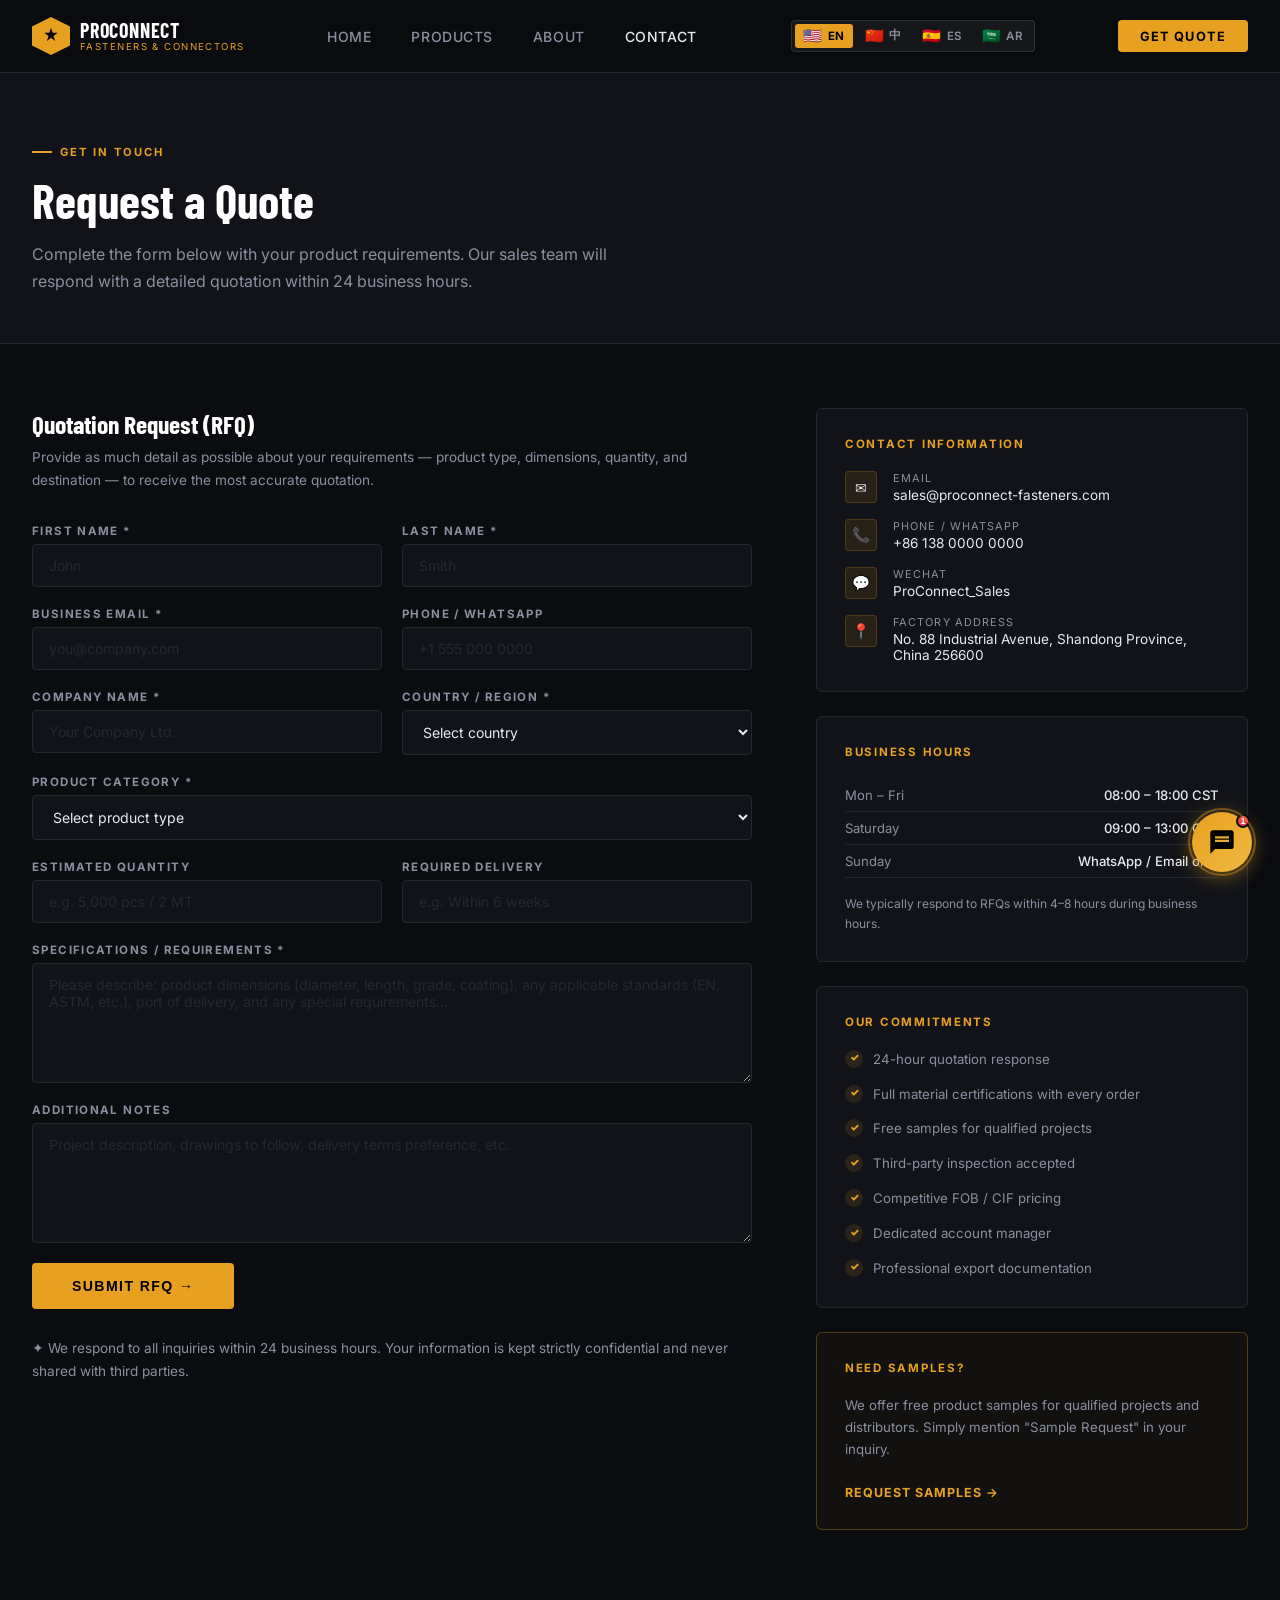
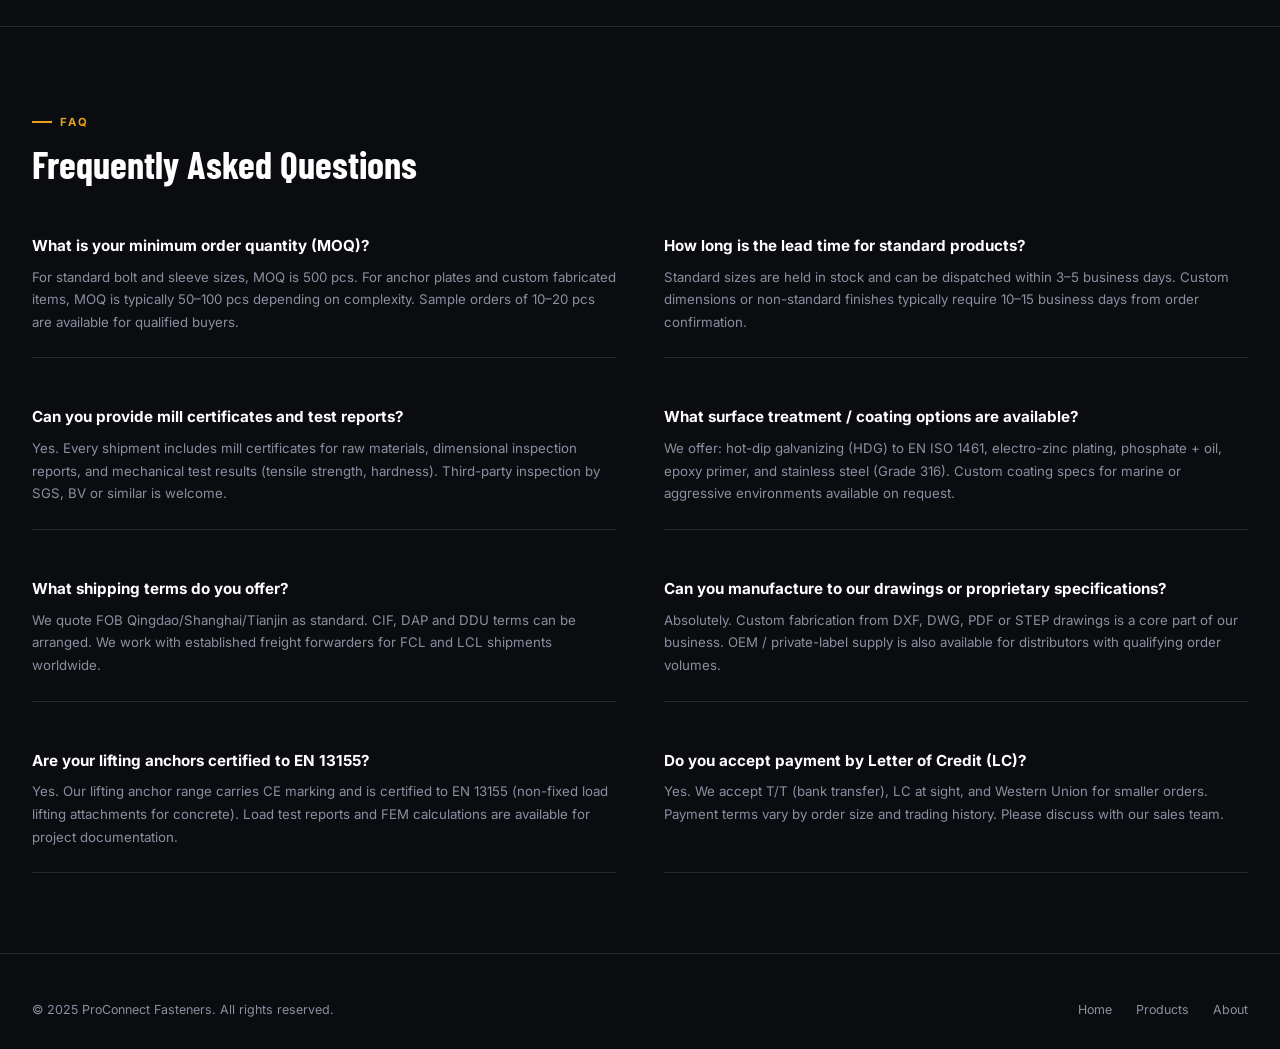
<file: contact.html>
<!DOCTYPE html>
<html lang="en">
<head>
  <meta charset="UTF-8" />
  <meta name="viewport" content="width=device-width, initial-scale=1.0" />
  <title>Contact & RFQ | ProConnect Fasteners</title>
  <meta name="description" content="Request a quote for precast concrete fasteners, end plates, coupling sleeves and lifting anchors. Response within 24 hours." />
  <link rel="preconnect" href="https://fonts.googleapis.com" />
  <link rel="preconnect" href="https://fonts.gstatic.com" crossorigin />
  <link href="https://fonts.googleapis.com/css2?family=Inter:wght@300;400;500;600;700;800&family=Barlow+Condensed:wght@600;700&display=swap" rel="stylesheet" />
  <link rel="stylesheet" href="components.css" />
  <style>
    *, *::before, *::after { box-sizing: border-box; margin: 0; padding: 0; }
    :root {
      --clr-bg: #0a0c10; --clr-surface: #111318; --clr-surface2: #181c22;
      --clr-border: #232830; --clr-accent: #e8a020; --clr-accent2: #f0b840;
      --clr-text: #e8eaf0; --clr-muted: #8a90a0; --clr-white: #ffffff;
      --font-body: 'Inter', sans-serif; --font-heading: 'Barlow Condensed', sans-serif;
      --max-w: 1280px; --radius: 4px;
    }
    html { scroll-behavior: smooth; }
    body { background: var(--clr-bg); color: var(--clr-text); font-family: var(--font-body); }

    .nav { position: sticky; top: 0; z-index: 100; background: rgba(10,12,16,0.92); backdrop-filter: blur(16px); border-bottom: 1px solid var(--clr-border); }
    .nav-inner { max-width: var(--max-w); margin: 0 auto; padding: 0 2rem; height: 72px; display: flex; align-items: center; justify-content: space-between; }
    .logo { display: flex; align-items: center; gap: 10px; text-decoration: none; }
    .logo-mark { width: 38px; height: 38px; background: var(--clr-accent); display: flex; align-items: center; justify-content: center; clip-path: polygon(50% 0%, 100% 25%, 100% 75%, 50% 100%, 0% 75%, 0% 25%); }
    .logo-mark svg { width: 20px; height: 20px; fill: #000; }
    .logo-text { display: flex; flex-direction: column; line-height: 1; }
    .logo-name { font-family: var(--font-heading); font-size: 1.25rem; font-weight: 700; color: var(--clr-white); letter-spacing: 0.04em; }
    .logo-sub { font-size: 0.6rem; color: var(--clr-accent); letter-spacing: 0.15em; text-transform: uppercase; margin-top: 2px; }
    .nav-links { display: flex; align-items: center; gap: 2.5rem; }
    .nav-links a { color: var(--clr-muted); text-decoration: none; font-size: 0.875rem; font-weight: 500; letter-spacing: 0.04em; text-transform: uppercase; transition: color .2s; }
    .nav-links a:hover, .nav-links a.active { color: var(--clr-text); }
    .nav-cta { background: var(--clr-accent); color: #000; padding: 0.55rem 1.4rem; font-size: 0.8rem; font-weight: 700; letter-spacing: 0.08em; text-transform: uppercase; text-decoration: none; border-radius: var(--radius); transition: background .2s; }
    .nav-cta:hover { background: var(--clr-accent2); }

    /* Page header */
    .page-header { background: var(--clr-surface); border-bottom: 1px solid var(--clr-border); padding: 4rem 2rem 3rem; }
    .page-header-inner { max-width: var(--max-w); margin: 0 auto; }
    .page-label { display: inline-flex; align-items: center; gap: 8px; font-size: 0.7rem; font-weight: 700; letter-spacing: 0.18em; text-transform: uppercase; color: var(--clr-accent); margin-bottom: 0.75rem; }
    .page-label::before { content:''; display:block; width:20px; height:2px; background:var(--clr-accent); }
    .page-title { font-family: var(--font-heading); font-size: clamp(2rem, 4vw, 3rem); font-weight: 700; color: var(--clr-white); }
    .page-sub { font-size: 1rem; color: var(--clr-muted); max-width: 600px; margin-top: 0.75rem; line-height: 1.7; }

    /* Content */
    .content { max-width: var(--max-w); margin: 0 auto; padding: 4rem 2rem 6rem; display: grid; grid-template-columns: 5fr 3fr; gap: 4rem; }

    /* Form */
    .form-section h2 { font-family: var(--font-heading); font-size: 1.6rem; font-weight: 700; color: var(--clr-white); margin-bottom: 0.4rem; }
    .form-section p { font-size: 0.85rem; color: var(--clr-muted); margin-bottom: 2rem; line-height: 1.7; }
    .form { display: flex; flex-direction: column; gap: 1.25rem; }
    .form-row { display: grid; grid-template-columns: 1fr 1fr; gap: 1.25rem; }
    .form-group { display: flex; flex-direction: column; gap: 6px; }
    .form-group label { font-size: 0.72rem; font-weight: 700; letter-spacing: 0.12em; text-transform: uppercase; color: var(--clr-muted); }
    .form-group input,
    .form-group select,
    .form-group textarea {
      background: var(--clr-surface); border: 1px solid var(--clr-border);
      border-radius: var(--radius); padding: 0.75rem 1rem;
      color: var(--clr-text); font-family: var(--font-body); font-size: 0.88rem;
      transition: border-color .2s;
      outline: none; width: 100%;
    }
    .form-group input:focus,
    .form-group select:focus,
    .form-group textarea:focus { border-color: var(--clr-accent); }
    .form-group select option { background: var(--clr-surface2); }
    .form-group textarea { resize: vertical; min-height: 120px; }
    .form-group input::placeholder,
    .form-group textarea::placeholder { color: var(--clr-border); }
    .form-submit {
      background: var(--clr-accent); color: #000;
      border: none; border-radius: var(--radius);
      padding: 0.95rem 2.5rem; font-size: 0.88rem; font-weight: 700;
      letter-spacing: 0.1em; text-transform: uppercase;
      cursor: pointer; transition: background .2s, transform .15s;
      align-self: flex-start;
    }
    .form-submit:hover { background: var(--clr-accent2); transform: translateY(-1px); }
    .form-note { font-size: 0.75rem; color: var(--clr-muted); margin-top: 0.5rem; line-height: 1.6; }

    /* Sidebar */
    .sidebar { display: flex; flex-direction: column; gap: 1.5rem; }
    .info-card { background: var(--clr-surface); border: 1px solid var(--clr-border); border-radius: 6px; padding: 1.75rem; }
    .info-card-title { font-size: 0.72rem; font-weight: 700; letter-spacing: 0.15em; text-transform: uppercase; color: var(--clr-accent); margin-bottom: 1.25rem; }
    .contact-list { list-style: none; display: flex; flex-direction: column; gap: 1rem; }
    .contact-list li { display: flex; gap: 1rem; align-items: flex-start; }
    .contact-list-icon { width: 32px; height: 32px; background: rgba(232,160,32,0.1); border: 1px solid rgba(232,160,32,0.2); border-radius: 4px; display: flex; align-items: center; justify-content: center; font-size: 0.9rem; flex-shrink: 0; }
    .contact-list-info { display: flex; flex-direction: column; gap: 2px; }
    .contact-list-label { font-size: 0.68rem; color: var(--clr-muted); text-transform: uppercase; letter-spacing: 0.1em; }
    .contact-list-value { font-size: 0.85rem; color: var(--clr-text); }
    .contact-list-value a { color: var(--clr-text); text-decoration: none; transition: color .2s; }
    .contact-list-value a:hover { color: var(--clr-accent); }

    /* Hours */
    .hours-row { display: flex; justify-content: space-between; padding: 0.5rem 0; border-bottom: 1px solid var(--clr-border); font-size: 0.82rem; }
    .hours-row:last-child { border-bottom: none; }
    .hours-day { color: var(--clr-muted); }
    .hours-time { color: var(--clr-text); font-weight: 500; }

    /* Promise */
    .promise-list { list-style: none; display: flex; flex-direction: column; gap: 0.85rem; }
    .promise-list li { display: flex; align-items: flex-start; gap: 10px; font-size: 0.83rem; color: var(--clr-muted); line-height: 1.6; }
    .promise-list li::before { content: '✓'; color: var(--clr-accent); font-weight: 900; flex-shrink: 0; width: 18px; height: 18px; background: rgba(232,160,32,0.12); border-radius: 50%; display: flex; align-items: center; justify-content: center; font-size: 0.65rem; margin-top: 1px; }

    /* FAQ */
    .faq-section { border-top: 1px solid var(--clr-border); padding: 5rem 2rem; }
    .faq-inner { max-width: var(--max-w); margin: 0 auto; }
    .faq-grid { display: grid; grid-template-columns: 1fr 1fr; gap: 3rem; margin-top: 3rem; }
    .faq-item { padding-bottom: 1.5rem; border-bottom: 1px solid var(--clr-border); }
    .faq-q { font-size: 0.95rem; font-weight: 700; color: var(--clr-white); margin-bottom: 0.6rem; line-height: 1.4; }
    .faq-a { font-size: 0.83rem; color: var(--clr-muted); line-height: 1.7; }

    .footer { background: var(--clr-bg); padding: 3rem 2rem 2rem; border-top: 1px solid var(--clr-border); }
    .footer-inner { max-width: var(--max-w); margin: 0 auto; display: flex; justify-content: space-between; align-items: center; flex-wrap: wrap; gap: 1rem; }
    .footer-copy { font-size: 0.78rem; color: var(--clr-muted); }
    .footer-nav { display: flex; gap: 1.5rem; }
    .footer-nav a { font-size: 0.78rem; color: var(--clr-muted); text-decoration: none; transition: color .2s; }
    .footer-nav a:hover { color: var(--clr-text); }

    @media (max-width: 1024px) { .content { grid-template-columns: 1fr; } }
    @media (max-width: 768px) { .nav-links { display: none; } .form-row { grid-template-columns: 1fr; } .faq-grid { grid-template-columns: 1fr; } }

    .reveal { opacity: 0; transform: translateY(20px); transition: opacity .55s ease, transform .55s ease; }
    .reveal.visible { opacity: 1; transform: none; }
  </style>
</head>
<body>

<nav class="nav">
  <div class="nav-inner">
    <a href="index.html" class="logo">
      <div class="logo-mark"><svg viewBox="0 0 24 24"><path d="M12 2l2 6h6l-5 4 2 6-5-4-5 4 2-6-5-4h6z"/></svg></div>
      <div class="logo-text"><span class="logo-name">PROCONNECT</span><span class="logo-sub">Fasteners &amp; Connectors</span></div>
    </a>
    <nav class="nav-links">
      <a href="index.html" data-i18n="nav.home">Home</a>
      <a href="products.html" data-i18n="nav.products">Products</a>
      <a href="about.html" data-i18n="nav.about">About Us</a>
      <a href="contact.html" class="active" data-i18n="nav.contact">Contact</a>
    </nav>
    <div class="lang-switcher" style="margin-left:12px;">
      <button class="lang-btn active" data-lang="en" onclick="setLang('en')"><span class="lang-flag">🇺🇸</span><span class="lang-label">EN</span></button>
      <button class="lang-btn" data-lang="zh" onclick="setLang('zh')"><span class="lang-flag">🇨🇳</span><span class="lang-label">中</span></button>
      <button class="lang-btn" data-lang="es" onclick="setLang('es')"><span class="lang-flag">🇪🇸</span><span class="lang-label">ES</span></button>
      <button class="lang-btn" data-lang="ar" onclick="setLang('ar')"><span class="lang-flag">🇸🇦</span><span class="lang-label">AR</span></button>
    </div>
    <a href="#rfq" class="nav-cta" data-i18n="nav.getQuote">Request Quote</a>
  </div>
</nav>

<div class="page-header">
  <div class="page-header-inner">
    <div class="page-label reveal">Get in Touch</div>
    <h1 class="page-title reveal">Request a Quote</h1>
    <p class="page-sub reveal">Complete the form below with your product requirements. Our sales team will respond with a detailed quotation within 24 business hours.</p>
  </div>
</div>

<div class="content" id="rfq">
  <!-- Form -->
  <div class="form-section reveal">
    <h2>Quotation Request (RFQ)</h2>
    <p>Provide as much detail as possible about your requirements — product type, dimensions, quantity, and destination — to receive the most accurate quotation.</p>
    <form class="form" action="mailto:sales@proconnect-fasteners.com" method="GET">
      <div class="form-row">
        <div class="form-group">
          <label for="fname">First Name *</label>
          <input type="text" id="fname" name="first_name" placeholder="John" required />
        </div>
        <div class="form-group">
          <label for="lname">Last Name *</label>
          <input type="text" id="lname" name="last_name" placeholder="Smith" required />
        </div>
      </div>
      <div class="form-row">
        <div class="form-group">
          <label for="email">Business Email *</label>
          <input type="email" id="email" name="email" placeholder="you@company.com" required />
        </div>
        <div class="form-group">
          <label for="phone">Phone / WhatsApp</label>
          <input type="tel" id="phone" name="phone" placeholder="+1 555 000 0000" />
        </div>
      </div>
      <div class="form-row">
        <div class="form-group">
          <label for="company">Company Name *</label>
          <input type="text" id="company" name="company" placeholder="Your Company Ltd." required />
        </div>
        <div class="form-group">
          <label for="country">Country / Region *</label>
          <select id="country" name="country" required>
            <option value="" disabled selected>Select country</option>
            <option>Germany</option><option>Australia</option><option>Singapore</option>
            <option>United Kingdom</option><option>United States</option><option>Canada</option>
            <option>UAE</option><option>Saudi Arabia</option><option>Netherlands</option>
            <option>Sweden</option><option>South Africa</option><option>Malaysia</option>
            <option>Other</option>
          </select>
        </div>
      </div>
      <div class="form-group">
        <label for="product">Product Category *</label>
        <select id="product" name="product_category" required>
          <option value="" disabled selected>Select product type</option>
          <option>High-Strength Structural Bolts</option>
          <option>Anchor End Plates</option>
          <option>Rebar Coupling Sleeves</option>
          <option>Lifting Anchors &amp; Erection Hardware</option>
          <option>Accessories (Nuts, Washers, Pocket Formers)</option>
          <option>Multiple / Custom Requirement</option>
        </select>
      </div>
      <div class="form-row">
        <div class="form-group">
          <label for="qty">Estimated Quantity</label>
          <input type="text" id="qty" name="quantity" placeholder="e.g. 5,000 pcs / 2 MT" />
        </div>
        <div class="form-group">
          <label for="timeline">Required Delivery</label>
          <input type="text" id="timeline" name="timeline" placeholder="e.g. Within 6 weeks" />
        </div>
      </div>
      <div class="form-group">
        <label for="specs">Specifications / Requirements *</label>
        <textarea id="specs" name="specifications" rows="5" placeholder="Please describe: product dimensions (diameter, length, grade, coating), any applicable standards (EN, ASTM, etc.), port of delivery, and any special requirements..." required></textarea>
      </div>
      <div class="form-group">
        <label for="message">Additional Notes</label>
        <textarea id="message" name="message" rows="3" placeholder="Project description, drawings to follow, delivery terms preference, etc."></textarea>
      </div>
      <button type="submit" class="form-submit">Submit RFQ →</button>
      <p class="form-note">✦ We respond to all inquiries within 24 business hours. Your information is kept strictly confidential and never shared with third parties.</p>
    </form>
  </div>

  <!-- Sidebar -->
  <div class="sidebar reveal">
    <div class="info-card">
      <div class="info-card-title">Contact Information</div>
      <ul class="contact-list">
        <li>
          <div class="contact-list-icon">✉</div>
          <div class="contact-list-info">
            <span class="contact-list-label">Email</span>
            <span class="contact-list-value"><a href="mailto:sales@proconnect-fasteners.com">sales@proconnect-fasteners.com</a></span>
          </div>
        </li>
        <li>
          <div class="contact-list-icon">📞</div>
          <div class="contact-list-info">
            <span class="contact-list-label">Phone / WhatsApp</span>
            <span class="contact-list-value"><a href="tel:+8613800000000">+86 138 0000 0000</a></span>
          </div>
        </li>
        <li>
          <div class="contact-list-icon">💬</div>
          <div class="contact-list-info">
            <span class="contact-list-label">WeChat</span>
            <span class="contact-list-value">ProConnect_Sales</span>
          </div>
        </li>
        <li>
          <div class="contact-list-icon">📍</div>
          <div class="contact-list-info">
            <span class="contact-list-label">Factory Address</span>
            <span class="contact-list-value">No. 88 Industrial Avenue, Shandong Province, China 256600</span>
          </div>
        </li>
      </ul>
    </div>
    <div class="info-card">
      <div class="info-card-title">Business Hours</div>
      <div class="hours-row"><span class="hours-day">Mon – Fri</span><span class="hours-time">08:00 – 18:00 CST</span></div>
      <div class="hours-row"><span class="hours-day">Saturday</span><span class="hours-time">09:00 – 13:00 CST</span></div>
      <div class="hours-row"><span class="hours-day">Sunday</span><span class="hours-time">WhatsApp / Email only</span></div>
      <p style="font-size:.75rem; color:var(--clr-muted); margin-top:1rem; line-height:1.6;">We typically respond to RFQs within 4–8 hours during business hours.</p>
    </div>
    <div class="info-card">
      <div class="info-card-title">Our Commitments</div>
      <ul class="promise-list">
        <li>24-hour quotation response</li>
        <li>Full material certifications with every order</li>
        <li>Free samples for qualified projects</li>
        <li>Third-party inspection accepted</li>
        <li>Competitive FOB / CIF pricing</li>
        <li>Dedicated account manager</li>
        <li>Professional export documentation</li>
      </ul>
    </div>
    <div class="info-card" style="border-color:rgba(232,160,32,0.3); background: rgba(232,160,32,0.04);">
      <div class="info-card-title">Need Samples?</div>
      <p style="font-size:.83rem; color:var(--clr-muted); line-height:1.65; margin-bottom:1.25rem;">We offer free product samples for qualified projects and distributors. Simply mention "Sample Request" in your inquiry.</p>
      <a href="mailto:samples@proconnect-fasteners.com" style="font-size:.78rem; font-weight:700; letter-spacing:.08em; text-transform:uppercase; color:var(--clr-accent); text-decoration:none;">Request Samples →</a>
    </div>
  </div>
</div>

<!-- FAQ -->
<section class="faq-section" id="faq">
  <div class="faq-inner">
    <div class="reveal">
      <div class="page-label">FAQ</div>
      <h2 style="font-family:var(--font-heading);font-size:clamp(1.8rem,3vw,2.4rem);font-weight:700;color:var(--clr-white);">Frequently Asked Questions</h2>
    </div>
    <div class="faq-grid">
      <div class="faq-item reveal">
        <div class="faq-q">What is your minimum order quantity (MOQ)?</div>
        <div class="faq-a">For standard bolt and sleeve sizes, MOQ is 500 pcs. For anchor plates and custom fabricated items, MOQ is typically 50–100 pcs depending on complexity. Sample orders of 10–20 pcs are available for qualified buyers.</div>
      </div>
      <div class="faq-item reveal">
        <div class="faq-q">How long is the lead time for standard products?</div>
        <div class="faq-a">Standard sizes are held in stock and can be dispatched within 3–5 business days. Custom dimensions or non-standard finishes typically require 10–15 business days from order confirmation.</div>
      </div>
      <div class="faq-item reveal">
        <div class="faq-q">Can you provide mill certificates and test reports?</div>
        <div class="faq-a">Yes. Every shipment includes mill certificates for raw materials, dimensional inspection reports, and mechanical test results (tensile strength, hardness). Third-party inspection by SGS, BV or similar is welcome.</div>
      </div>
      <div class="faq-item reveal">
        <div class="faq-q">What surface treatment / coating options are available?</div>
        <div class="faq-a">We offer: hot-dip galvanizing (HDG) to EN ISO 1461, electro-zinc plating, phosphate + oil, epoxy primer, and stainless steel (Grade 316). Custom coating specs for marine or aggressive environments available on request.</div>
      </div>
      <div class="faq-item reveal">
        <div class="faq-q">What shipping terms do you offer?</div>
        <div class="faq-a">We quote FOB Qingdao/Shanghai/Tianjin as standard. CIF, DAP and DDU terms can be arranged. We work with established freight forwarders for FCL and LCL shipments worldwide.</div>
      </div>
      <div class="faq-item reveal">
        <div class="faq-q">Can you manufacture to our drawings or proprietary specifications?</div>
        <div class="faq-a">Absolutely. Custom fabrication from DXF, DWG, PDF or STEP drawings is a core part of our business. OEM / private-label supply is also available for distributors with qualifying order volumes.</div>
      </div>
      <div class="faq-item reveal">
        <div class="faq-q">Are your lifting anchors certified to EN 13155?</div>
        <div class="faq-a">Yes. Our lifting anchor range carries CE marking and is certified to EN 13155 (non-fixed load lifting attachments for concrete). Load test reports and FEM calculations are available for project documentation.</div>
      </div>
      <div class="faq-item reveal">
        <div class="faq-q">Do you accept payment by Letter of Credit (LC)?</div>
        <div class="faq-a">Yes. We accept T/T (bank transfer), LC at sight, and Western Union for smaller orders. Payment terms vary by order size and trading history. Please discuss with our sales team.</div>
      </div>
    </div>
  </div>
</section>

<footer class="footer">
  <div class="footer-inner">
    <div class="footer-copy">© 2025 ProConnect Fasteners. All rights reserved.</div>
    <nav class="footer-nav">
      <a href="index.html">Home</a><a href="products.html">Products</a><a href="about.html">About</a>
    </nav>
  </div>
</footer>

<script>
  const reveals = document.querySelectorAll('.reveal');
  const io = new IntersectionObserver(entries => entries.forEach(e => { if (e.isIntersecting) { e.target.classList.add('visible'); io.unobserve(e.target); } }), { threshold: 0.06 });
  reveals.forEach(el => io.observe(el));
</script>

<!-- AI Chat Widget -->
<button id="chat-fab" onclick="toggleChat()">
  <span class="chat-notif-dot">1</span>
  <svg class="chat-fab-open" viewBox="0 0 24 24"><path d="M20 2H4c-1.1 0-2 .9-2 2v18l4-4h14c1.1 0 2-.9 2-2V4c0-1.1-.9-2-2-2zm-2 10H6V10h12v2zm0-3H6V7h12v2z"/></svg>
  <svg class="chat-fab-close" viewBox="0 0 24 24"><path d="M19 6.41L17.59 5 12 10.59 6.41 5 5 6.41 10.59 12 5 17.59 6.41 19 12 13.41 17.59 19 19 17.59 13.41 12z"/></svg>
</button>
<div id="chat-window">
  <div class="chat-header">
    <div class="chat-avatar">🤖</div>
    <div class="chat-header-info">
      <div class="chat-header-title" data-i18n="chat.title">AI Sales Assistant</div>
      <div class="chat-header-status" data-i18n="chat.subtitle">Online · Replies in seconds</div>
    </div>
    <button class="chat-close-btn" onclick="toggleChat()">✕</button>
  </div>
  <div class="chat-topics">
    <span class="chat-topic-pill" onclick="quickAsk(this)">Product Specs</span>
    <span class="chat-topic-pill" onclick="quickAsk(this)">Pricing & MOQ</span>
    <span class="chat-topic-pill" onclick="quickAsk(this)">Lead Time</span>
    <span class="chat-topic-pill" onclick="quickAsk(this)">OEM / Custom</span>
  </div>
  <div id="chat-messages">
    <div id="chat-welcome" class="chat-msg chat-msg-bot"><div class="chat-bubble"></div></div>
  </div>
  <div class="chat-input-bar">
    <textarea id="chat-input" rows="1" placeholder="Ask anything..." onkeydown="if(event.key==='Enter'&&!event.shiftKey){event.preventDefault();sendChatMessage();}"></textarea>
    <button id="chat-send-btn" onclick="sendChatMessage()"><svg viewBox="0 0 24 24"><path d="M2.01 21L23 12 2.01 3 2 10l15 2-15 2z"/></svg></button>
  </div>
  <div class="chat-footer-bar">Powered by ProConnect AI · 24/7</div>
</div>
<script src="i18n.js"></script>
<script>
  initLang();
  document.querySelector('#chat-welcome .chat-bubble').innerHTML = formatChatMsg(I18N[currentLang].chat.welcome);
  function toggleChat() {
    document.getElementById('chat-fab').classList.toggle('open');
    document.getElementById('chat-window').classList.toggle('open');
    const dot = document.querySelector('#chat-fab .chat-notif-dot');
    if (dot) dot.remove();
  }
  const quickTopics = { 'Product Specs': 'What products do you offer?', 'Pricing & MOQ': 'What are your prices and MOQ?', 'Lead Time': 'What is your lead time?', 'OEM / Custom': 'Do you offer OEM?' };
  function quickAsk(el) { document.getElementById('chat-input').value = quickTopics[el.textContent.trim()] || el.textContent; sendChatMessage(); }
</script>
</body>
</html>
</body>
</html>
</file>
<file: components.css>
/* ═══════════════════════════════════════════════════════
   ProConnect Fasteners — Shared Components
   Language Switcher + AI Chat Widget
   ═══════════════════════════════════════════════════════ */

/* ─── Language Switcher ──────────────────────────────── */
.lang-switcher {
  display: flex;
  align-items: center;
  gap: 4px;
  background: rgba(255,255,255,0.05);
  border: 1px solid rgba(255,255,255,0.1);
  border-radius: 4px;
  padding: 3px;
}

.lang-btn {
  display: flex;
  align-items: center;
  gap: 5px;
  padding: 4px 8px;
  font-size: 0.72rem;
  font-weight: 600;
  letter-spacing: 0.05em;
  text-transform: uppercase;
  color: #8a90a0;
  background: transparent;
  border: none;
  border-radius: 3px;
  cursor: pointer;
  transition: all 0.18s;
  white-space: nowrap;
  font-family: 'Inter', sans-serif;
}

.lang-btn:hover {
  color: #e8eaf0;
  background: rgba(255,255,255,0.07);
}

.lang-btn.active {
  background: #e8a020;
  color: #000;
  font-weight: 700;
}

.lang-btn .lang-flag {
  font-size: 0.95rem;
  line-height: 1;
}

/* RTL support */
[dir="rtl"] .nav-links { flex-direction: row-reverse; }
[dir="rtl"] .hero-inner { direction: rtl; }
[dir="rtl"] .lang-switcher { direction: ltr; } /* keep LTR for flags */

/* ─── AI Chat Float Button ───────────────────────────── */
#chat-fab {
  position: fixed;
  bottom: 28px;
  right: 28px;
  z-index: 9999;
  width: 60px;
  height: 60px;
  background: linear-gradient(135deg, #e8a020 0%, #f0b840 100%);
  border-radius: 50%;
  border: none;
  cursor: pointer;
  box-shadow: 0 4px 20px rgba(232,160,32,0.5), 0 2px 8px rgba(0,0,0,0.3);
  display: flex;
  align-items: center;
  justify-content: center;
  transition: transform 0.2s, box-shadow 0.2s;
}

#chat-fab:hover {
  transform: scale(1.1);
  box-shadow: 0 6px 28px rgba(232,160,32,0.65), 0 3px 12px rgba(0,0,0,0.4);
}

#chat-fab svg {
  width: 28px;
  height: 28px;
  fill: #000;
}

#chat-fab .chat-fab-close {
  display: none;
}

#chat-fab.open .chat-fab-open { display: none; }
#chat-fab.open .chat-fab-close { display: block; }

/* Pulse ring */
#chat-fab::after {
  content: '';
  position: absolute;
  inset: -4px;
  border-radius: 50%;
  border: 2px solid rgba(232,160,32,0.4);
  animation: fab-pulse 2.5s ease-out infinite;
}

@keyframes fab-pulse {
  0% { transform: scale(1); opacity: 1; }
  70% { transform: scale(1.35); opacity: 0; }
  100% { transform: scale(1.35); opacity: 0; }
}

/* Notification dot */
.chat-notif-dot {
  position: absolute;
  top: 2px;
  right: 2px;
  width: 14px;
  height: 14px;
  background: #ef4444;
  border-radius: 50%;
  border: 2px solid #0a0c10;
  font-size: 0.55rem;
  font-weight: 700;
  color: #fff;
  display: flex;
  align-items: center;
  justify-content: center;
}

/* ─── AI Chat Window ─────────────────────────────────── */
#chat-window {
  position: fixed;
  bottom: 100px;
  right: 28px;
  z-index: 9998;
  width: 380px;
  max-height: 560px;
  background: #111318;
  border: 1px solid #232830;
  border-radius: 12px;
  box-shadow: 0 20px 60px rgba(0,0,0,0.6), 0 4px 20px rgba(0,0,0,0.4);
  display: flex;
  flex-direction: column;
  overflow: hidden;
  transform: scale(0.85) translateY(20px);
  opacity: 0;
  pointer-events: none;
  transition: transform 0.25s cubic-bezier(0.34,1.56,0.64,1), opacity 0.2s;
  transform-origin: bottom right;
}

#chat-window.open {
  transform: scale(1) translateY(0);
  opacity: 1;
  pointer-events: all;
}

/* Chat Header */
.chat-header {
  background: linear-gradient(135deg, #1a1e26 0%, #181c22 100%);
  border-bottom: 1px solid #232830;
  padding: 16px 18px;
  display: flex;
  align-items: center;
  gap: 12px;
  flex-shrink: 0;
}

.chat-avatar {
  width: 42px;
  height: 42px;
  background: linear-gradient(135deg, #e8a020, #f0b840);
  border-radius: 50%;
  display: flex;
  align-items: center;
  justify-content: center;
  flex-shrink: 0;
  font-size: 1.25rem;
}

.chat-header-info {
  flex: 1;
}

.chat-header-title {
  font-size: 0.9rem;
  font-weight: 700;
  color: #e8eaf0;
  data-i18n: "chat.title";
}

.chat-header-status {
  font-size: 0.72rem;
  color: #4ade80;
  display: flex;
  align-items: center;
  gap: 5px;
  margin-top: 2px;
}

.chat-header-status::before {
  content: '';
  width: 7px;
  height: 7px;
  background: #4ade80;
  border-radius: 50%;
  animation: status-blink 2s ease-in-out infinite;
  flex-shrink: 0;
}

@keyframes status-blink {
  0%, 100% { opacity: 1; }
  50% { opacity: 0.4; }
}

.chat-close-btn {
  background: rgba(255,255,255,0.07);
  border: none;
  color: #8a90a0;
  width: 30px;
  height: 30px;
  border-radius: 6px;
  cursor: pointer;
  font-size: 1.1rem;
  display: flex;
  align-items: center;
  justify-content: center;
  transition: background 0.15s, color 0.15s;
  flex-shrink: 0;
}

.chat-close-btn:hover {
  background: rgba(255,255,255,0.12);
  color: #e8eaf0;
}

/* Quick topic pills */
.chat-topics {
  padding: 10px 14px;
  display: flex;
  gap: 6px;
  flex-wrap: wrap;
  border-bottom: 1px solid #1a1e26;
  flex-shrink: 0;
  background: #0f1115;
}

.chat-topic-pill {
  padding: 4px 10px;
  background: rgba(232,160,32,0.1);
  border: 1px solid rgba(232,160,32,0.25);
  color: #e8a020;
  font-size: 0.68rem;
  font-weight: 600;
  letter-spacing: 0.04em;
  border-radius: 20px;
  cursor: pointer;
  transition: background 0.15s, border-color 0.15s;
}

.chat-topic-pill:hover {
  background: rgba(232,160,32,0.2);
  border-color: rgba(232,160,32,0.5);
}

/* Messages area */
#chat-messages {
  flex: 1;
  overflow-y: auto;
  padding: 16px 14px;
  display: flex;
  flex-direction: column;
  gap: 10px;
  scrollbar-width: thin;
  scrollbar-color: #232830 transparent;
  min-height: 200px;
  max-height: 340px;
}

#chat-messages::-webkit-scrollbar { width: 4px; }
#chat-messages::-webkit-scrollbar-track { background: transparent; }
#chat-messages::-webkit-scrollbar-thumb { background: #232830; border-radius: 2px; }

.chat-msg {
  display: flex;
  flex-direction: column;
  max-width: 88%;
}

.chat-msg-bot { align-self: flex-start; }
.chat-msg-user { align-self: flex-end; }

.chat-bubble {
  padding: 10px 13px;
  border-radius: 10px;
  font-size: 0.82rem;
  line-height: 1.6;
}

.chat-msg-bot .chat-bubble {
  background: #181c22;
  border: 1px solid #232830;
  color: #c8cad4;
  border-bottom-left-radius: 3px;
}

.chat-msg-user .chat-bubble {
  background: #e8a020;
  color: #000;
  font-weight: 500;
  border-bottom-right-radius: 3px;
}

/* Typing animation */
.chat-typing {
  display: inline-flex;
  align-items: center;
  gap: 4px;
  padding: 2px 0;
}

.chat-typing span {
  width: 7px;
  height: 7px;
  background: #8a90a0;
  border-radius: 50%;
  animation: typing-bounce 1.2s ease-in-out infinite;
}

.chat-typing span:nth-child(2) { animation-delay: 0.2s; }
.chat-typing span:nth-child(3) { animation-delay: 0.4s; }

@keyframes typing-bounce {
  0%, 80%, 100% { transform: translateY(0); opacity: 0.5; }
  40% { transform: translateY(-5px); opacity: 1; }
}

/* Input bar */
.chat-input-bar {
  display: flex;
  align-items: center;
  gap: 8px;
  padding: 12px 14px;
  border-top: 1px solid #232830;
  background: #0f1115;
  flex-shrink: 0;
}

#chat-input {
  flex: 1;
  background: #181c22;
  border: 1px solid #232830;
  border-radius: 8px;
  color: #e8eaf0;
  font-size: 0.82rem;
  padding: 9px 12px;
  font-family: 'Inter', sans-serif;
  resize: none;
  outline: none;
  transition: border-color 0.15s;
  line-height: 1.5;
}

#chat-input:focus {
  border-color: #e8a020;
}

#chat-input::placeholder { color: #4a5060; }

#chat-send-btn {
  width: 38px;
  height: 38px;
  background: #e8a020;
  border: none;
  border-radius: 8px;
  cursor: pointer;
  display: flex;
  align-items: center;
  justify-content: center;
  transition: background 0.15s, transform 0.1s;
  flex-shrink: 0;
}

#chat-send-btn:hover { background: #f0b840; }
#chat-send-btn:active { transform: scale(0.93); }

#chat-send-btn svg {
  width: 18px;
  height: 18px;
  fill: #000;
}

/* Powered by */
.chat-footer-bar {
  padding: 6px 14px;
  text-align: center;
  font-size: 0.62rem;
  color: #3a4050;
  background: #0f1115;
  border-top: 1px solid #1a1e26;
  letter-spacing: 0.05em;
  flex-shrink: 0;
}

/* ─── Mobile responsive ──────────────────────────────── */
@media (max-width: 480px) {
  #chat-window {
    width: calc(100vw - 20px);
    right: 10px;
    bottom: 90px;
  }

  #chat-fab {
    right: 16px;
    bottom: 20px;
  }

  .lang-switcher {
    gap: 2px;
    padding: 2px;
  }

  .lang-btn {
    padding: 3px 5px;
    font-size: 0.65rem;
  }

  .lang-btn .lang-label { display: none; }
}
</file>
